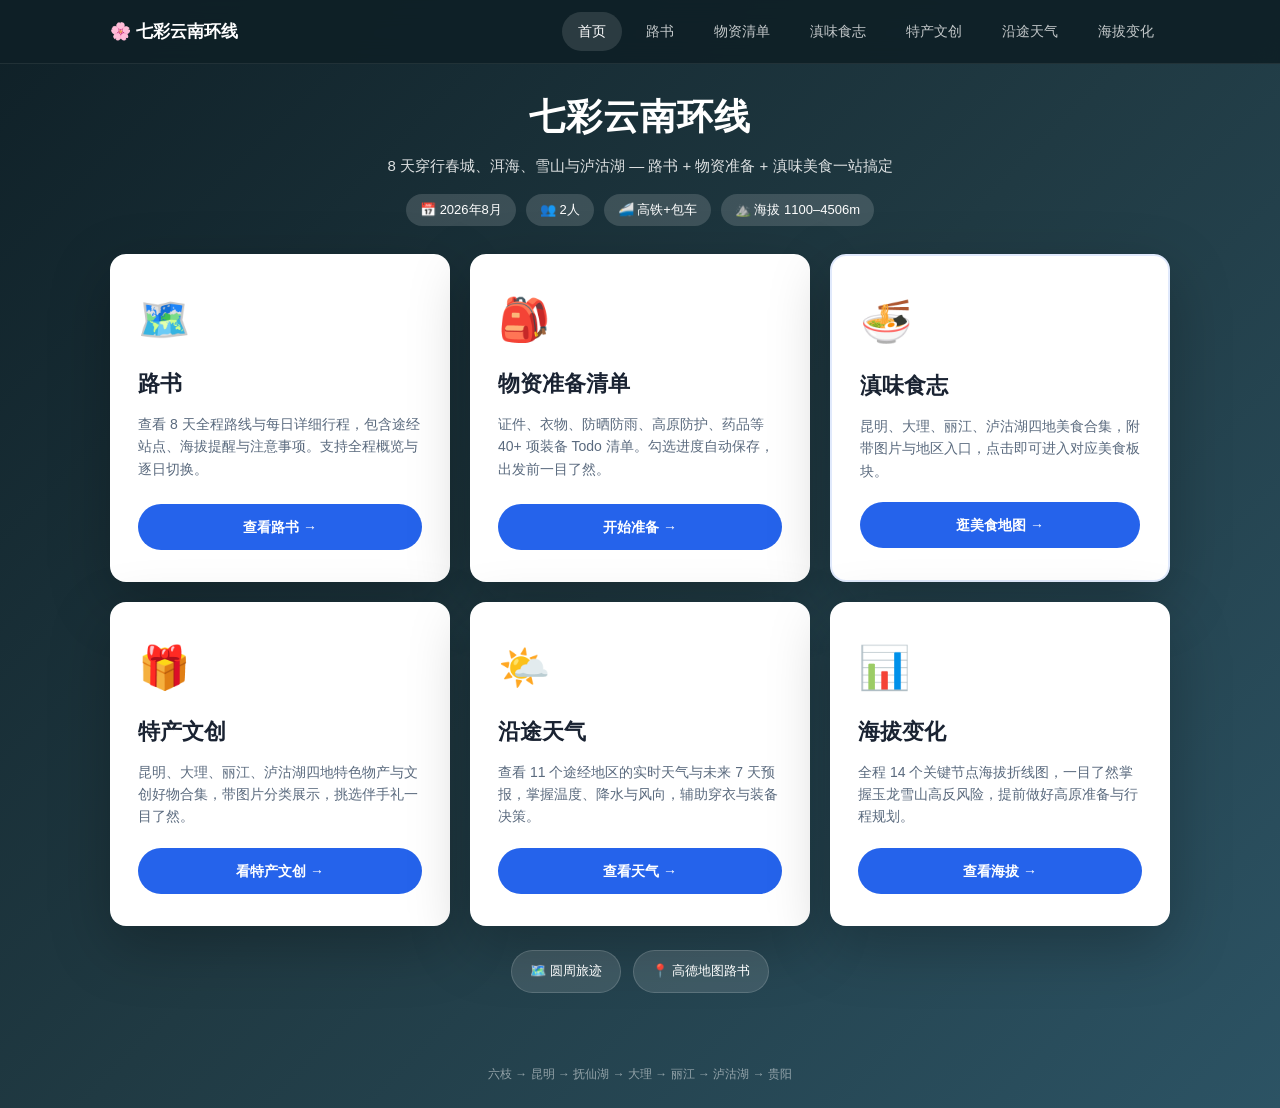
<file: index.html>
<!DOCTYPE html>
<html lang="zh-CN">
<head>
  <meta charset="UTF-8">
  <meta name="viewport" content="width=device-width, initial-scale=1.0">
  <title>七彩云南环线 · 旅行助手</title>
  <meta name="description" content="8天七彩云南环线路书与物资准备清单">
  <link rel="stylesheet" href="css/style.css">
</head>
<body>
  <nav class="site-nav">
    <div class="nav-inner">
      <a href="index.html" class="nav-brand">🌸 七彩云南环线</a>
      <div class="nav-links">
        <a href="index.html" class="nav-link active">首页</a>
        <a href="routebook.html" class="nav-link">路书</a>
        <a href="checklist.html" class="nav-link">物资清单</a>
        <a href="food.html" class="nav-link">滇味食志</a>
        <a href="specialty.html" class="nav-link">特产文创</a>
        <a href="weather.html" class="nav-link">沿途天气</a>
        <a href="elevation.html" class="nav-link">海拔变化</a>
      </div>
    </div>
  </nav>

  <main class="page-wrap">
    <header class="page-header">
      <h1>七彩云南环线</h1>
      <p>8 天穿行春城、洱海、雪山与泸沽湖 — 路书 + 物资准备 + 滇味美食一站搞定</p>
      <div class="meta-tags">
        <span class="meta-tag">📅 2026年8月</span>
        <span class="meta-tag">👥 2人</span>
        <span class="meta-tag">🚄 高铁+包车</span>
        <span class="meta-tag">⛰️ 海拔 1100–4506m</span>
      </div>
    </header>

    <div class="hero-grid">
      <a href="routebook.html" class="module-card">
        <div class="module-icon">🗺️</div>
        <h2>路书</h2>
        <p>查看 8 天全程路线与每日详细行程，包含途经站点、海拔提醒与注意事项。支持全程概览与逐日切换。</p>
        <span class="module-btn">查看路书 →</span>
      </a>

      <a href="checklist.html" class="module-card">
        <div class="module-icon">🎒</div>
        <h2>物资准备清单</h2>
        <p>证件、衣物、防晒防雨、高原防护、药品等 40+ 项装备 Todo 清单。勾选进度自动保存，出发前一目了然。</p>
        <span class="module-btn">开始准备 →</span>
      </a>

      <a href="food.html" class="module-card module-card-featured">
        <div class="module-icon">🍜</div>
        <h2>滇味食志</h2>
        <p>昆明、大理、丽江、泸沽湖四地美食合集，附带图片与地区入口，点击即可进入对应美食板块。</p>
        <span class="module-btn">逛美食地图 →</span>
      </a>

      <a href="specialty.html" class="module-card">
        <div class="module-icon">🎁</div>
        <h2>特产文创</h2>
        <p>昆明、大理、丽江、泸沽湖四地特色物产与文创好物合集，带图片分类展示，挑选伴手礼一目了然。</p>
        <span class="module-btn">看特产文创 →</span>
      </a>

      <a href="weather.html" class="module-card">
        <div class="module-icon">🌤️</div>
        <h2>沿途天气</h2>
        <p>查看 11 个途经地区的实时天气与未来 7 天预报，掌握温度、降水与风向，辅助穿衣与装备决策。</p>
        <span class="module-btn">查看天气 →</span>
      </a>

      <a href="elevation.html" class="module-card">
        <div class="module-icon">📊</div>
        <h2>海拔变化</h2>
        <p>全程 14 个关键节点海拔折线图，一目了然掌握玉龙雪山高反风险，提前做好高原准备与行程规划。</p>
        <span class="module-btn">查看海拔 →</span>
      </a>
    </div>

    <div class="external-links" id="externalLinks"></div>
  </main>

  <footer class="site-footer">
    <p>六枝 → 昆明 → 抚仙湖 → 大理 → 丽江 → 泸沽湖 → 贵阳</p>
  </footer>

  <script>
    fetch("data/itinerary.json")
      .then(r => r.json())
      .then(data => {
        const container = document.getElementById("externalLinks");
        data.links.forEach(link => {
          const a = document.createElement("a");
          a.className = "external-link";
          a.href = link.url;
          a.target = "_blank";
          a.rel = "noopener noreferrer";
          a.textContent = `${link.icon} ${link.name}`;
          container.appendChild(a);
        });
      });
  </script>
</body>
</html>
</file>
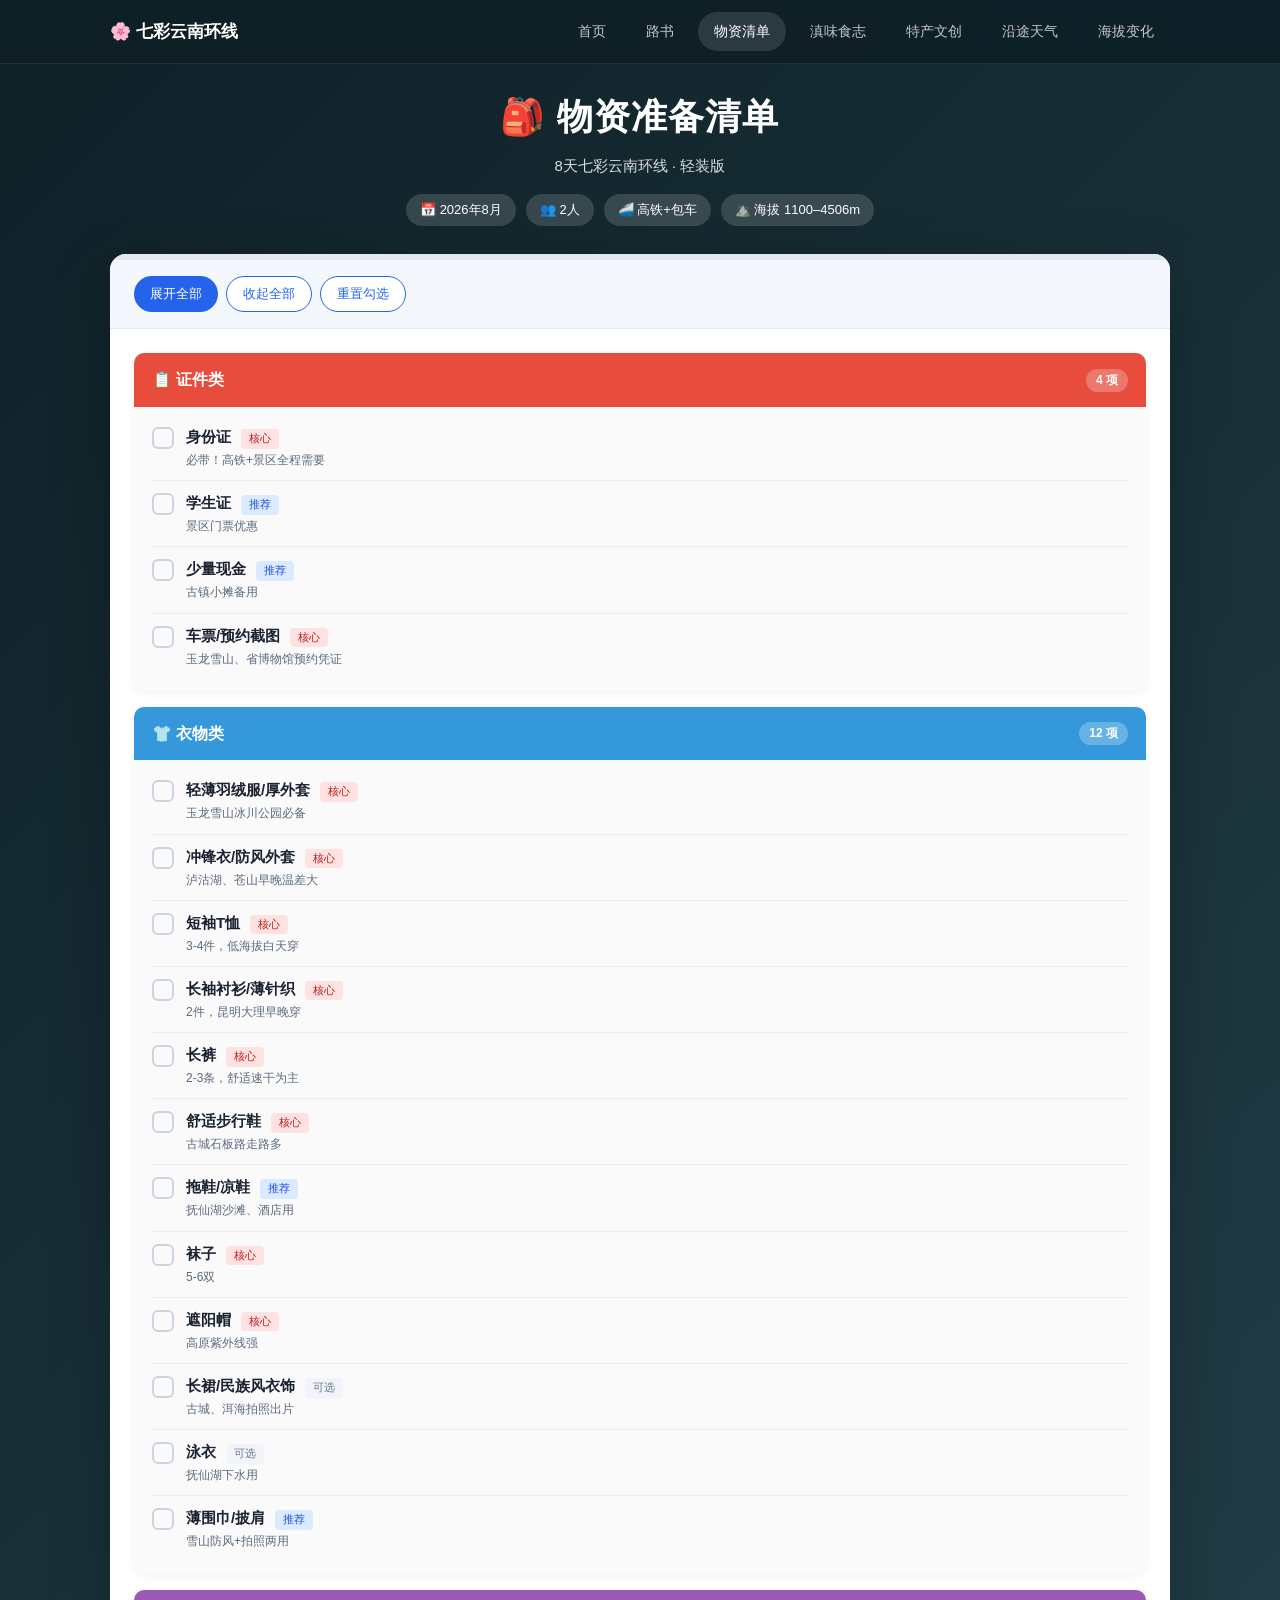
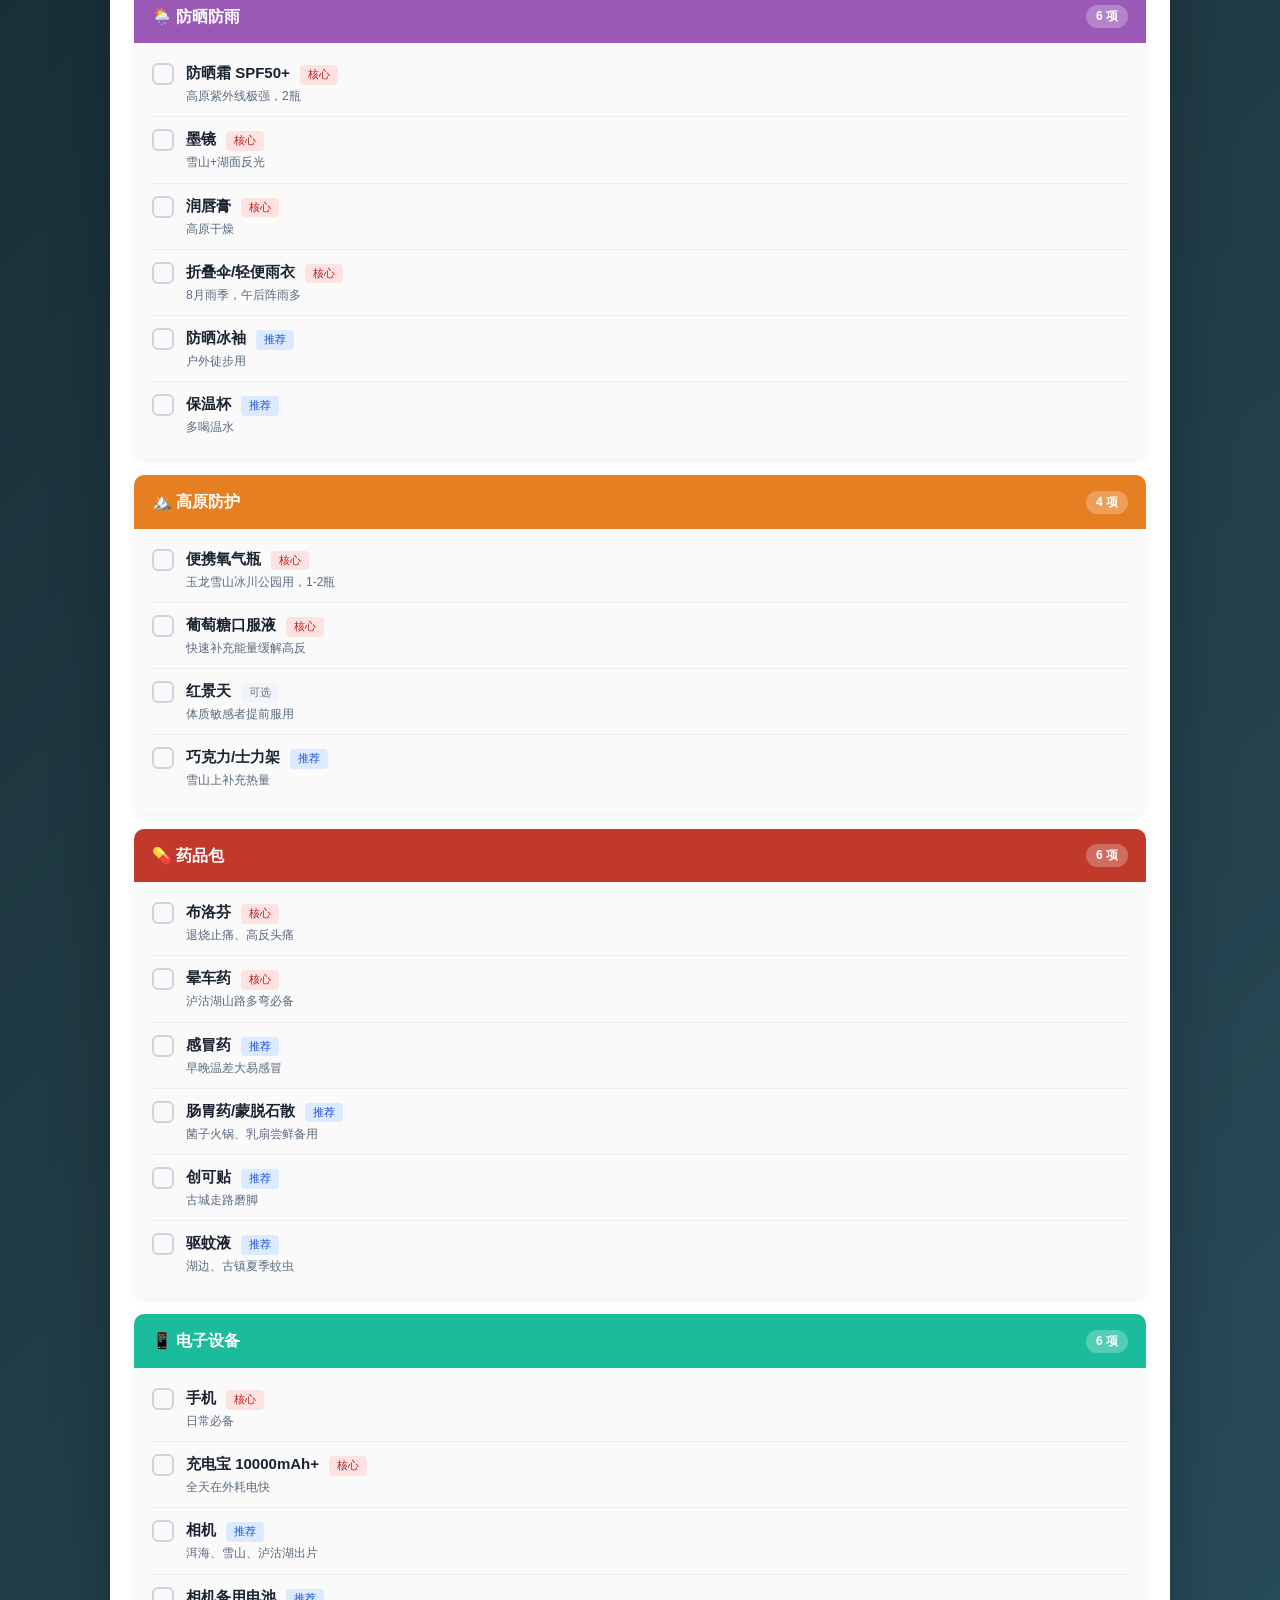
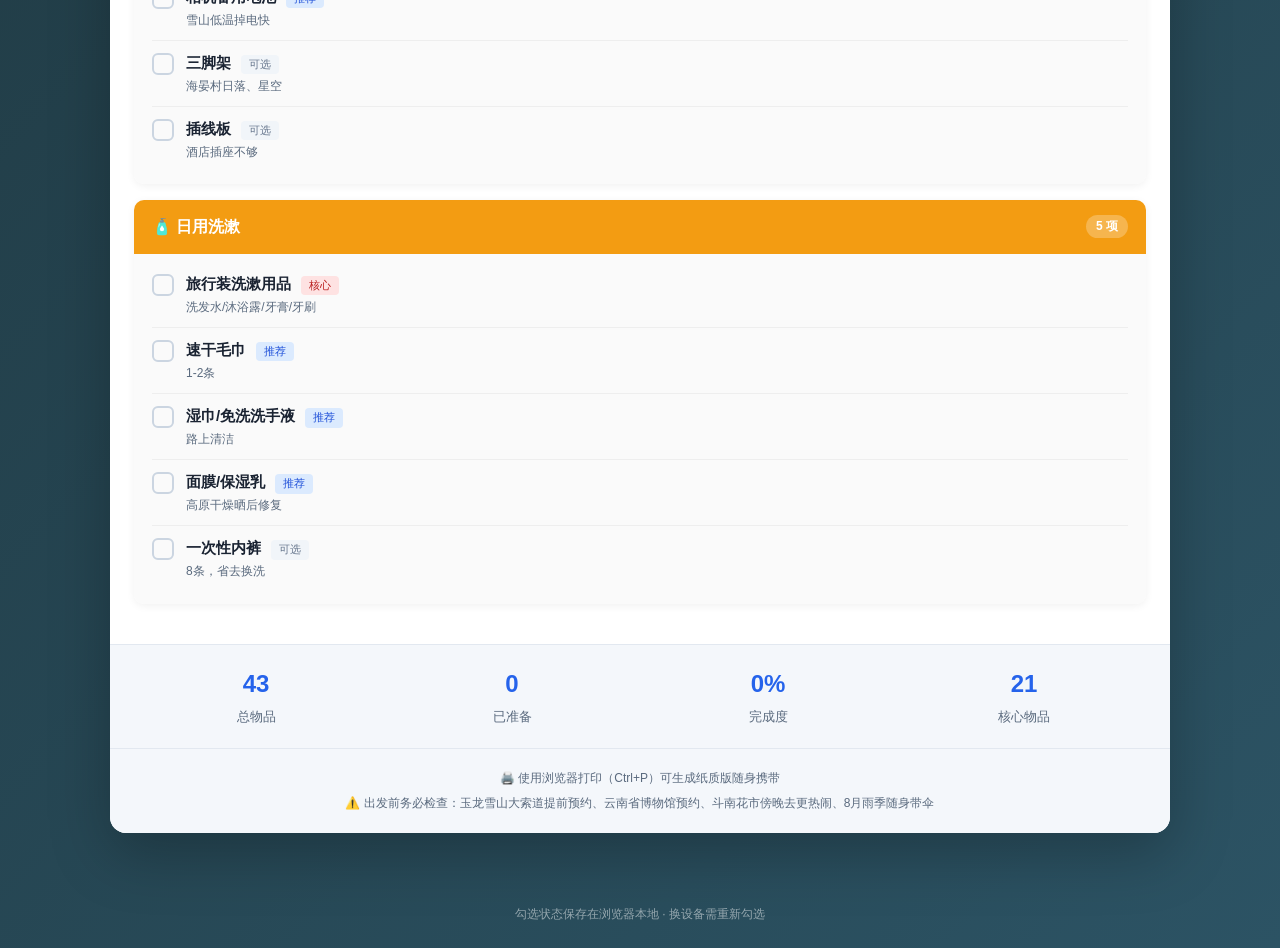
<file: checklist.html>
<!DOCTYPE html>
<html lang="zh-CN">
<head>
  <meta charset="UTF-8">
  <meta name="viewport" content="width=device-width, initial-scale=1.0">
  <title>物资清单 · 七彩云南环线</title>
  <link rel="stylesheet" href="css/style.css">
</head>
<body id="top">
  <nav class="site-nav">
    <div class="nav-inner">
      <a href="index.html" class="nav-brand">🌸 七彩云南环线</a>
      <div class="nav-links">
        <a href="index.html" class="nav-link">首页</a>
        <a href="routebook.html" class="nav-link">路书</a>
        <a href="checklist.html" class="nav-link active">物资清单</a>
        <a href="food.html" class="nav-link">滇味食志</a>
        <a href="specialty.html" class="nav-link">特产文创</a>
        <a href="weather.html" class="nav-link">沿途天气</a>
        <a href="elevation.html" class="nav-link">海拔变化</a>
      </div>
    </div>
  </nav>

  <main class="page-wrap">
    <header class="page-header">
      <h1>🎒 物资准备清单</h1>
      <p id="checklistSubtitle">出发前逐项勾选，进度自动保存</p>
      <div class="meta-tags" id="metaTags"></div>
    </header>

    <div class="card">
      <div class="progress-bar-wrap">
        <div class="progress-bar-fill" id="progressFill"></div>
      </div>

      <div class="toolbar">
        <button class="btn btn-primary" id="expandAll">展开全部</button>
        <button class="btn btn-outline" id="collapseAll">收起全部</button>
        <button class="btn btn-outline" id="resetAll">重置勾选</button>
      </div>

      <div class="card-body" id="checklistContainer"></div>

      <div class="stats-bar">
        <div class="stat">
          <div class="stat-num" id="totalItems">0</div>
          <div class="stat-label">总物品</div>
        </div>
        <div class="stat">
          <div class="stat-num" id="checkedItems">0</div>
          <div class="stat-label">已准备</div>
        </div>
        <div class="stat">
          <div class="stat-num" id="progressPercent">0%</div>
          <div class="stat-label">完成度</div>
        </div>
        <div class="stat">
          <div class="stat-num" id="coreItems">0</div>
          <div class="stat-label">核心物品</div>
        </div>
      </div>

      <div class="footer-note" id="footerNote"></div>
    </div>
  </main>

  <footer class="site-footer">
    <p>勾选状态保存在浏览器本地 · 换设备需重新勾选</p>
  </footer>

  <div class="float-actions" id="floatActions" aria-label="快捷导航">
    <a href="#top" class="float-btn" title="返回顶部" aria-label="返回顶部">↑</a>
    <a href="index.html" class="float-btn float-btn-home" title="返回首页" aria-label="返回首页">🏠</a>
  </div>

  <script src="js/floatnav.js"></script>
  <script src="js/checklist.js"></script>
</body>
</html>
</file>
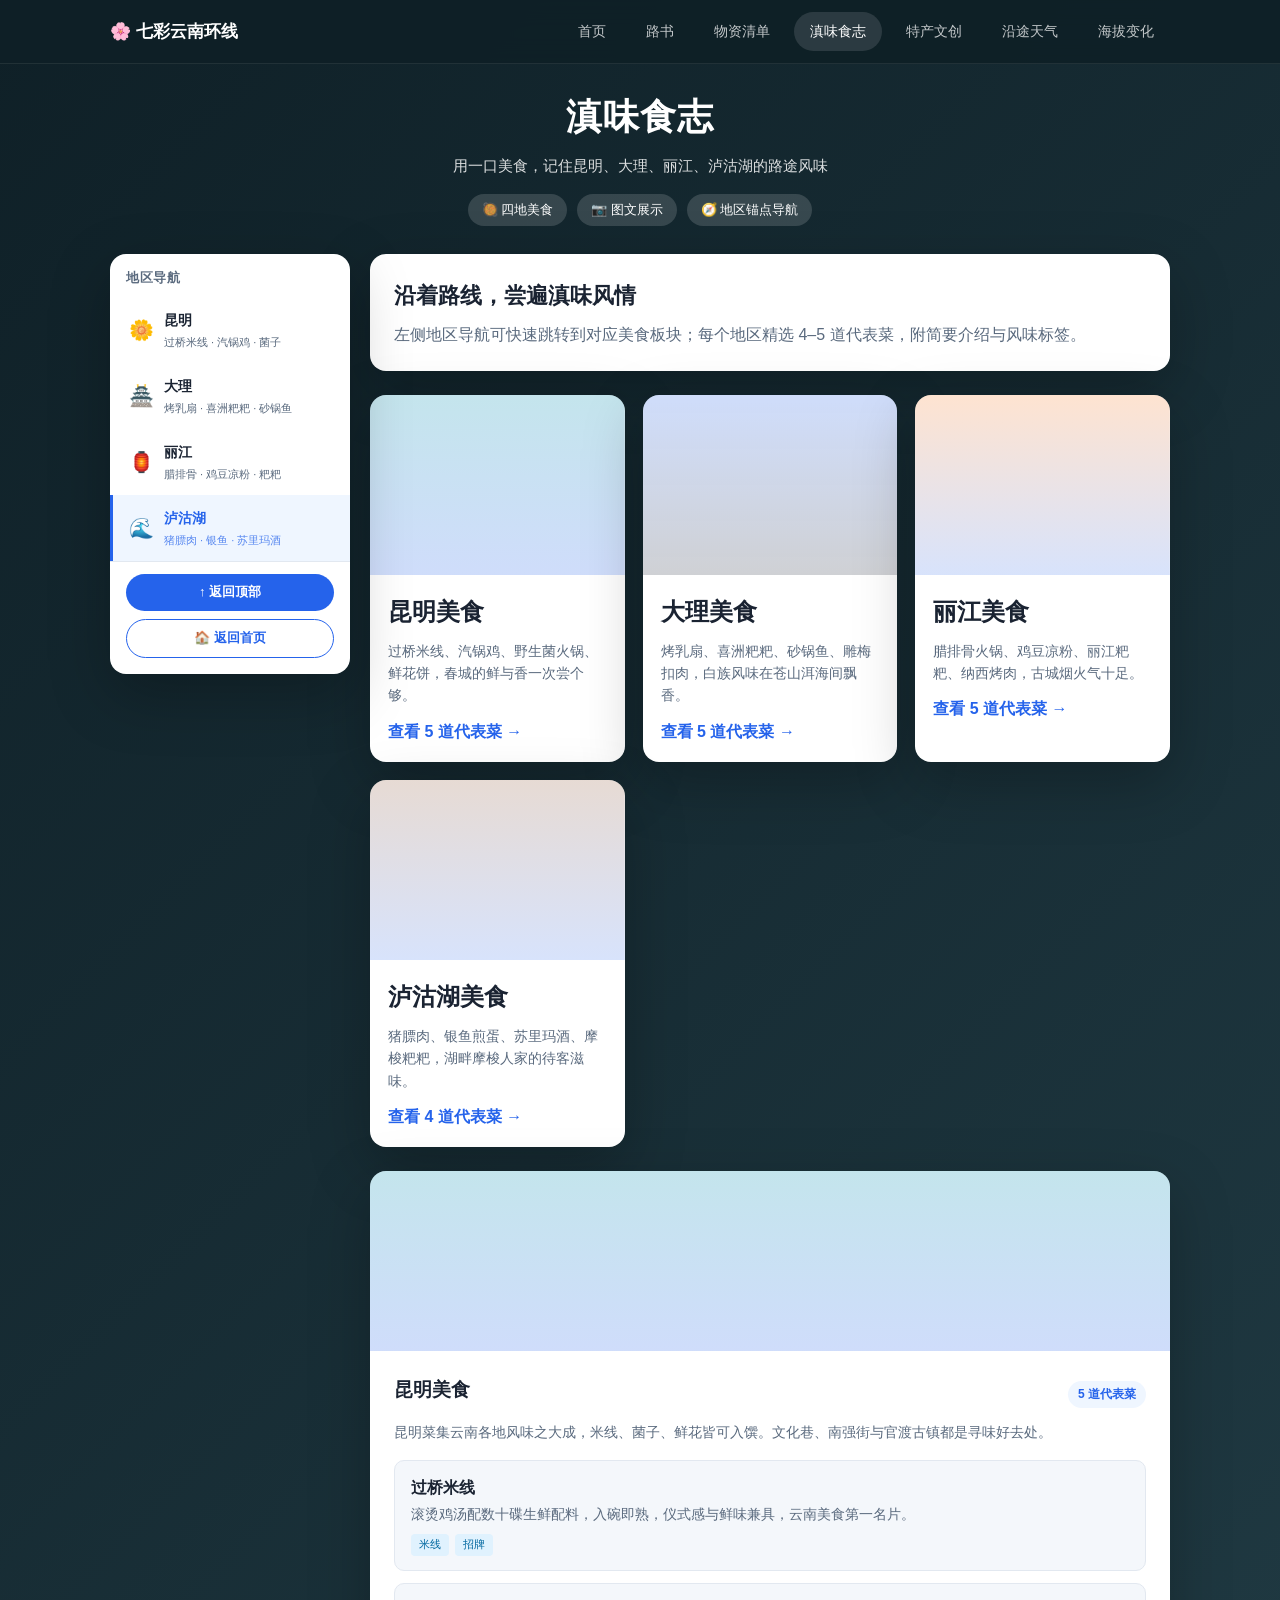
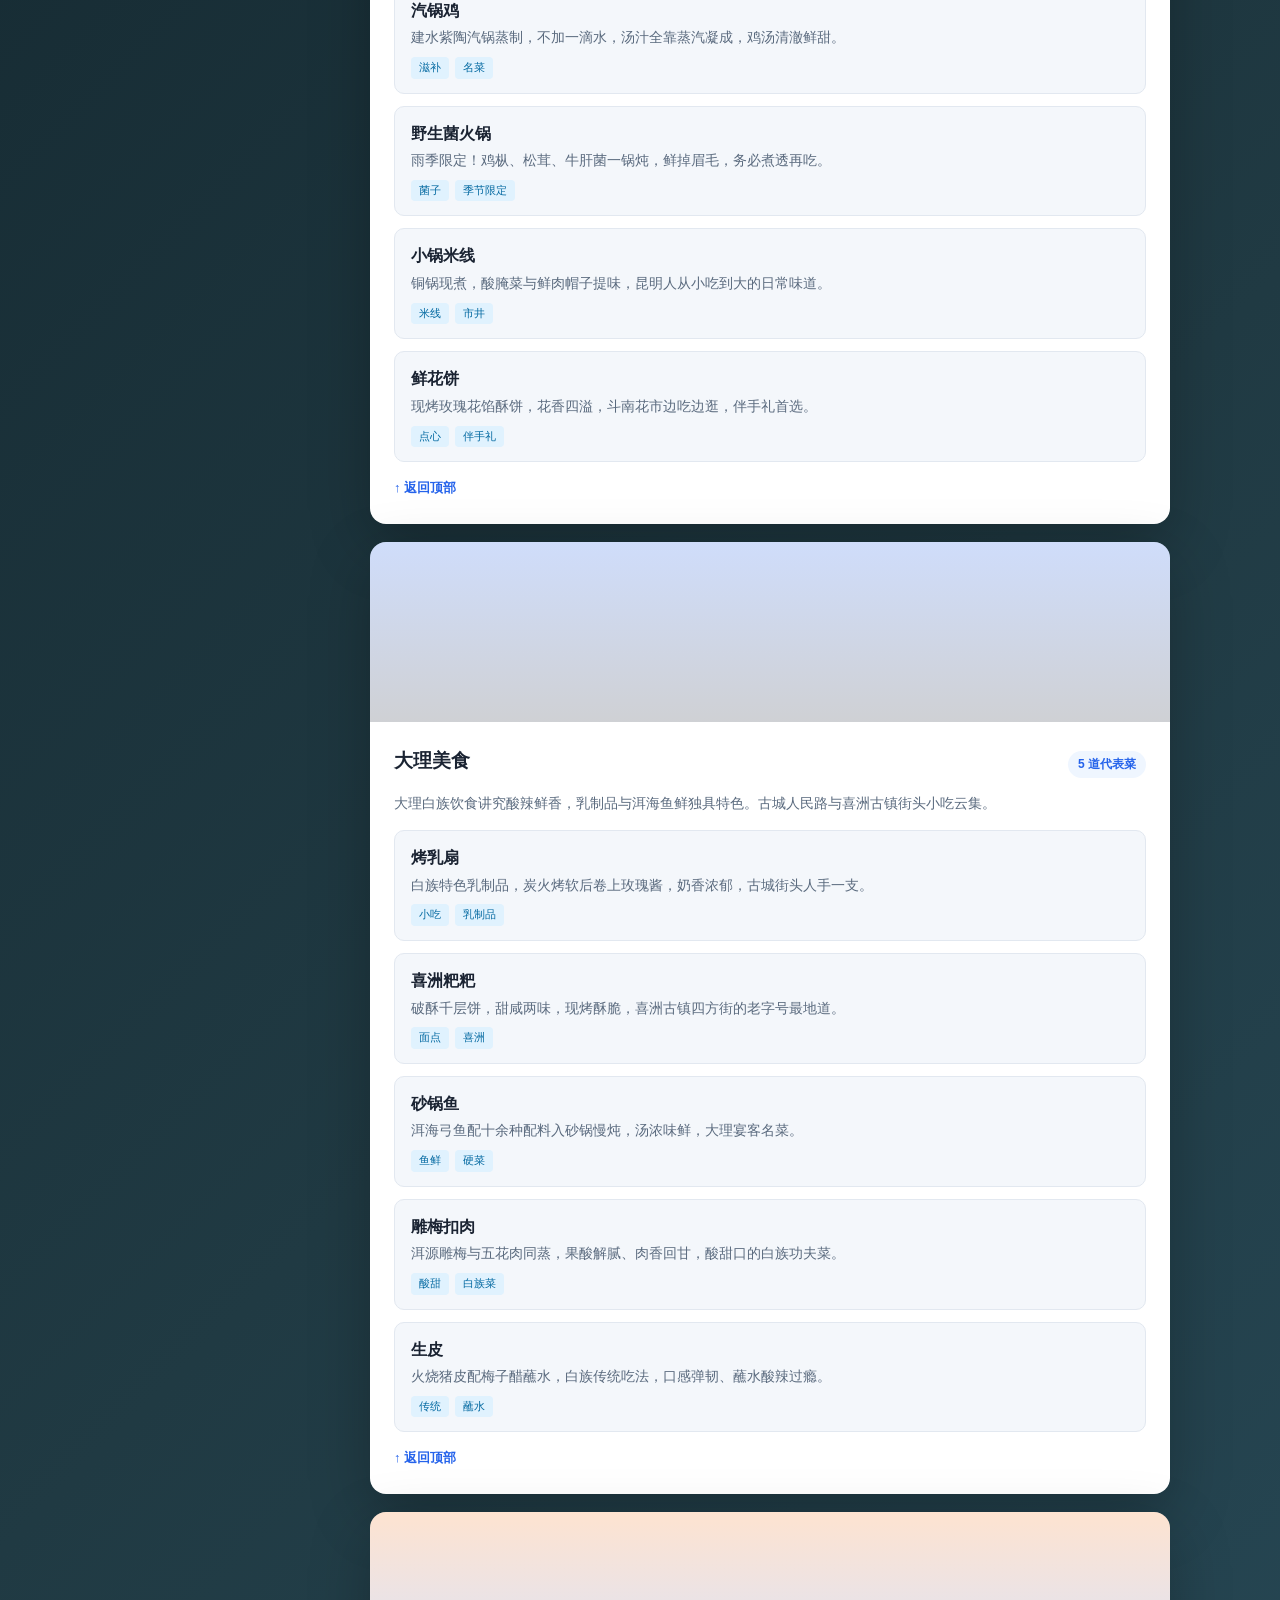
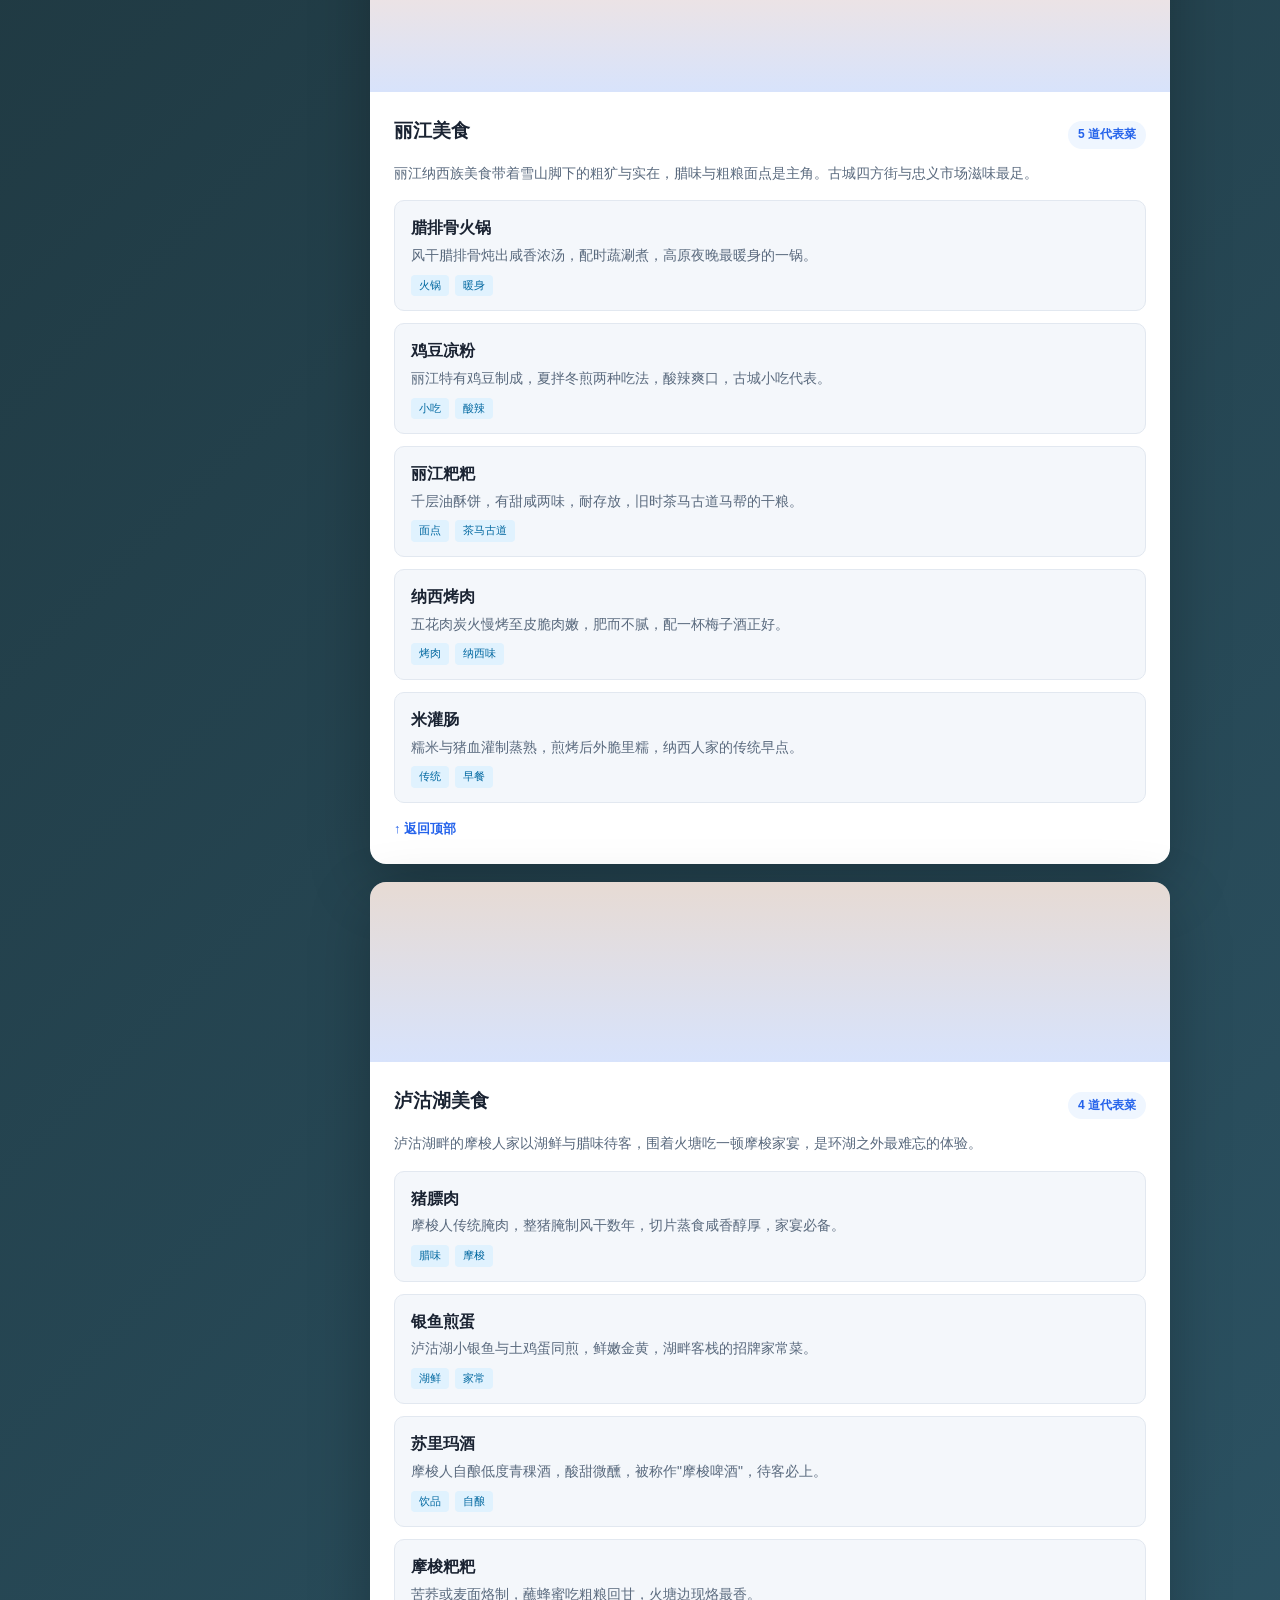
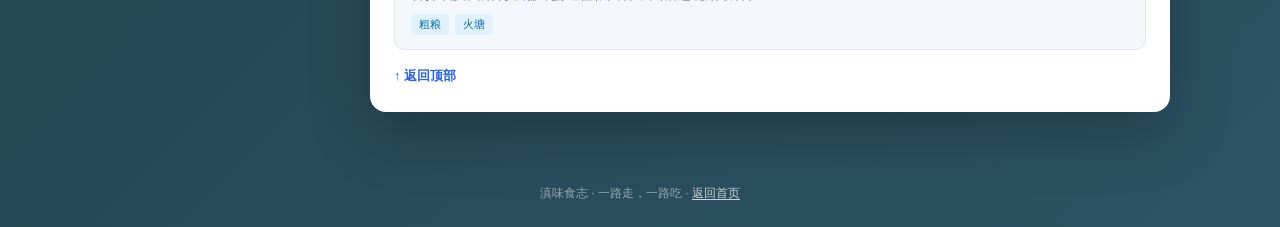
<file: food.html>
<!DOCTYPE html>
<html lang="zh-CN">
<head>
  <meta charset="UTF-8">
  <meta name="viewport" content="width=device-width, initial-scale=1.0">
  <title>滇味食志 · 七彩云南环线</title>
  <meta name="description" content="昆明美食、大理美食、丽江美食、泸沽湖美食带图片的滇味食志模块">
  <link rel="stylesheet" href="css/style.css">
</head>
<body id="top">
  <nav class="site-nav">
    <div class="nav-inner">
      <a href="index.html" class="nav-brand">🌸 七彩云南环线</a>
      <div class="nav-links">
        <a href="index.html" class="nav-link">首页</a>
        <a href="routebook.html" class="nav-link">路书</a>
        <a href="checklist.html" class="nav-link">物资清单</a>
        <a href="food.html" class="nav-link active">滇味食志</a>
        <a href="specialty.html" class="nav-link">特产文创</a>
        <a href="weather.html" class="nav-link">沿途天气</a>
        <a href="elevation.html" class="nav-link">海拔变化</a>
      </div>
    </div>
  </nav>

  <main class="page-wrap food-page">
    <header class="page-header">
      <h1>滇味食志</h1>
      <p>用一口美食，记住昆明、大理、丽江、泸沽湖的路途风味</p>
      <div class="meta-tags">
        <span class="meta-tag">🥘 四地美食</span>
        <span class="meta-tag">📷 图文展示</span>
        <span class="meta-tag">🧭 地区锚点导航</span>
      </div>
    </header>

    <div class="food-layout">
      <aside class="card food-sidebar" aria-label="地区美食导航">
        <div class="food-sidebar-title">地区导航</div>
        <nav class="food-province-nav" id="provinceNav">
          <a href="#kunming" class="food-nav-item" data-province="kunming">
            <span class="food-nav-icon">🌼</span>
            <span class="food-nav-text">
              <strong>昆明</strong>
              <small>过桥米线 · 汽锅鸡 · 菌子</small>
            </span>
          </a>
          <a href="#dali" class="food-nav-item" data-province="dali">
            <span class="food-nav-icon">🏯</span>
            <span class="food-nav-text">
              <strong>大理</strong>
              <small>烤乳扇 · 喜洲粑粑 · 砂锅鱼</small>
            </span>
          </a>
          <a href="#lijiang" class="food-nav-item" data-province="lijiang">
            <span class="food-nav-icon">🏮</span>
            <span class="food-nav-text">
              <strong>丽江</strong>
              <small>腊排骨 · 鸡豆凉粉 · 粑粑</small>
            </span>
          </a>
          <a href="#lugu" class="food-nav-item" data-province="lugu">
            <span class="food-nav-icon">🌊</span>
            <span class="food-nav-text">
              <strong>泸沽湖</strong>
              <small>猪膘肉 · 银鱼 · 苏里玛酒</small>
            </span>
          </a>
        </nav>
        <div class="food-sidebar-actions">
          <a href="#top" class="food-sidebar-btn">↑ 返回顶部</a>
          <a href="index.html" class="food-sidebar-btn food-sidebar-btn-outline">🏠 返回首页</a>
        </div>
      </aside>

      <div class="food-main">
        <section class="food-hero card">
          <div class="card-body food-hero-body">
            <div>
              <h2>沿着路线，尝遍滇味风情</h2>
              <p>左侧地区导航可快速跳转到对应美食板块；每个地区精选 4–5 道代表菜，附简要介绍与风味标签。</p>
            </div>
          </div>
        </section>

        <section class="food-grid" aria-label="地区美食速览">
          <a class="food-card" href="#kunming">
            <div class="food-image food-image-kunming"></div>
            <div class="food-card-body">
              <h2>昆明美食</h2>
              <p>过桥米线、汽锅鸡、野生菌火锅、鲜花饼，春城的鲜与香一次尝个够。</p>
              <span class="food-link">查看 5 道代表菜 →</span>
            </div>
          </a>

          <a class="food-card" href="#dali">
            <div class="food-image food-image-dali"></div>
            <div class="food-card-body">
              <h2>大理美食</h2>
              <p>烤乳扇、喜洲粑粑、砂锅鱼、雕梅扣肉，白族风味在苍山洱海间飘香。</p>
              <span class="food-link">查看 5 道代表菜 →</span>
            </div>
          </a>

          <a class="food-card" href="#lijiang">
            <div class="food-image food-image-lijiang"></div>
            <div class="food-card-body">
              <h2>丽江美食</h2>
              <p>腊排骨火锅、鸡豆凉粉、丽江粑粑、纳西烤肉，古城烟火气十足。</p>
              <span class="food-link">查看 5 道代表菜 →</span>
            </div>
          </a>

          <a class="food-card" href="#lugu">
            <div class="food-image food-image-lugu"></div>
            <div class="food-card-body">
              <h2>泸沽湖美食</h2>
              <p>猪膘肉、银鱼煎蛋、苏里玛酒、摩梭粑粑，湖畔摩梭人家的待客滋味。</p>
              <span class="food-link">查看 4 道代表菜 →</span>
            </div>
          </a>
        </section>

        <section class="food-detail-list">
          <article class="food-detail card" id="kunming" data-province="kunming">
            <div class="food-detail-media food-image-kunming"></div>
            <div class="card-body">
              <div class="food-detail-header">
                <h3>昆明美食</h3>
                <span class="food-dish-count">5 道代表菜</span>
              </div>
              <p class="food-detail-intro">昆明菜集云南各地风味之大成，米线、菌子、鲜花皆可入馔。文化巷、南强街与官渡古镇都是寻味好去处。</p>
              <ul class="food-dish-list">
                <li class="food-dish">
                  <div class="food-dish-name">过桥米线</div>
                  <p class="food-dish-desc">滚烫鸡汤配数十碟生鲜配料，入碗即熟，仪式感与鲜味兼具，云南美食第一名片。</p>
                  <div class="food-dish-tags">
                    <span class="food-tag">米线</span>
                    <span class="food-tag">招牌</span>
                  </div>
                </li>
                <li class="food-dish">
                  <div class="food-dish-name">汽锅鸡</div>
                  <p class="food-dish-desc">建水紫陶汽锅蒸制，不加一滴水，汤汁全靠蒸汽凝成，鸡汤清澈鲜甜。</p>
                  <div class="food-dish-tags">
                    <span class="food-tag">滋补</span>
                    <span class="food-tag">名菜</span>
                  </div>
                </li>
                <li class="food-dish">
                  <div class="food-dish-name">野生菌火锅</div>
                  <p class="food-dish-desc">雨季限定！鸡枞、松茸、牛肝菌一锅炖，鲜掉眉毛，务必煮透再吃。</p>
                  <div class="food-dish-tags">
                    <span class="food-tag">菌子</span>
                    <span class="food-tag">季节限定</span>
                  </div>
                </li>
                <li class="food-dish">
                  <div class="food-dish-name">小锅米线</div>
                  <p class="food-dish-desc">铜锅现煮，酸腌菜与鲜肉帽子提味，昆明人从小吃到大的日常味道。</p>
                  <div class="food-dish-tags">
                    <span class="food-tag">米线</span>
                    <span class="food-tag">市井</span>
                  </div>
                </li>
                <li class="food-dish">
                  <div class="food-dish-name">鲜花饼</div>
                  <p class="food-dish-desc">现烤玫瑰花馅酥饼，花香四溢，斗南花市边吃边逛，伴手礼首选。</p>
                  <div class="food-dish-tags">
                    <span class="food-tag">点心</span>
                    <span class="food-tag">伴手礼</span>
                  </div>
                </li>
              </ul>
              <a href="#top" class="food-section-back">↑ 返回顶部</a>
            </div>
          </article>

          <article class="food-detail card" id="dali" data-province="dali">
            <div class="food-detail-media food-image-dali"></div>
            <div class="card-body">
              <div class="food-detail-header">
                <h3>大理美食</h3>
                <span class="food-dish-count">5 道代表菜</span>
              </div>
              <p class="food-detail-intro">大理白族饮食讲究酸辣鲜香，乳制品与洱海鱼鲜独具特色。古城人民路与喜洲古镇街头小吃云集。</p>
              <ul class="food-dish-list">
                <li class="food-dish">
                  <div class="food-dish-name">烤乳扇</div>
                  <p class="food-dish-desc">白族特色乳制品，炭火烤软后卷上玫瑰酱，奶香浓郁，古城街头人手一支。</p>
                  <div class="food-dish-tags">
                    <span class="food-tag">小吃</span>
                    <span class="food-tag">乳制品</span>
                  </div>
                </li>
                <li class="food-dish">
                  <div class="food-dish-name">喜洲粑粑</div>
                  <p class="food-dish-desc">破酥千层饼，甜咸两味，现烤酥脆，喜洲古镇四方街的老字号最地道。</p>
                  <div class="food-dish-tags">
                    <span class="food-tag">面点</span>
                    <span class="food-tag">喜洲</span>
                  </div>
                </li>
                <li class="food-dish">
                  <div class="food-dish-name">砂锅鱼</div>
                  <p class="food-dish-desc">洱海弓鱼配十余种配料入砂锅慢炖，汤浓味鲜，大理宴客名菜。</p>
                  <div class="food-dish-tags">
                    <span class="food-tag">鱼鲜</span>
                    <span class="food-tag">硬菜</span>
                  </div>
                </li>
                <li class="food-dish">
                  <div class="food-dish-name">雕梅扣肉</div>
                  <p class="food-dish-desc">洱源雕梅与五花肉同蒸，果酸解腻、肉香回甘，酸甜口的白族功夫菜。</p>
                  <div class="food-dish-tags">
                    <span class="food-tag">酸甜</span>
                    <span class="food-tag">白族菜</span>
                  </div>
                </li>
                <li class="food-dish">
                  <div class="food-dish-name">生皮</div>
                  <p class="food-dish-desc">火烧猪皮配梅子醋蘸水，白族传统吃法，口感弹韧、蘸水酸辣过瘾。</p>
                  <div class="food-dish-tags">
                    <span class="food-tag">传统</span>
                    <span class="food-tag">蘸水</span>
                  </div>
                </li>
              </ul>
              <a href="#top" class="food-section-back">↑ 返回顶部</a>
            </div>
          </article>

          <article class="food-detail card" id="lijiang" data-province="lijiang">
            <div class="food-detail-media food-image-lijiang"></div>
            <div class="card-body">
              <div class="food-detail-header">
                <h3>丽江美食</h3>
                <span class="food-dish-count">5 道代表菜</span>
              </div>
              <p class="food-detail-intro">丽江纳西族美食带着雪山脚下的粗犷与实在，腊味与粗粮面点是主角。古城四方街与忠义市场滋味最足。</p>
              <ul class="food-dish-list">
                <li class="food-dish">
                  <div class="food-dish-name">腊排骨火锅</div>
                  <p class="food-dish-desc">风干腊排骨炖出咸香浓汤，配时蔬涮煮，高原夜晚最暖身的一锅。</p>
                  <div class="food-dish-tags">
                    <span class="food-tag">火锅</span>
                    <span class="food-tag">暖身</span>
                  </div>
                </li>
                <li class="food-dish">
                  <div class="food-dish-name">鸡豆凉粉</div>
                  <p class="food-dish-desc">丽江特有鸡豆制成，夏拌冬煎两种吃法，酸辣爽口，古城小吃代表。</p>
                  <div class="food-dish-tags">
                    <span class="food-tag">小吃</span>
                    <span class="food-tag">酸辣</span>
                  </div>
                </li>
                <li class="food-dish">
                  <div class="food-dish-name">丽江粑粑</div>
                  <p class="food-dish-desc">千层油酥饼，有甜咸两味，耐存放，旧时茶马古道马帮的干粮。</p>
                  <div class="food-dish-tags">
                    <span class="food-tag">面点</span>
                    <span class="food-tag">茶马古道</span>
                  </div>
                </li>
                <li class="food-dish">
                  <div class="food-dish-name">纳西烤肉</div>
                  <p class="food-dish-desc">五花肉炭火慢烤至皮脆肉嫩，肥而不腻，配一杯梅子酒正好。</p>
                  <div class="food-dish-tags">
                    <span class="food-tag">烤肉</span>
                    <span class="food-tag">纳西味</span>
                  </div>
                </li>
                <li class="food-dish">
                  <div class="food-dish-name">米灌肠</div>
                  <p class="food-dish-desc">糯米与猪血灌制蒸熟，煎烤后外脆里糯，纳西人家的传统早点。</p>
                  <div class="food-dish-tags">
                    <span class="food-tag">传统</span>
                    <span class="food-tag">早餐</span>
                  </div>
                </li>
              </ul>
              <a href="#top" class="food-section-back">↑ 返回顶部</a>
            </div>
          </article>

          <article class="food-detail card" id="lugu" data-province="lugu">
            <div class="food-detail-media food-image-lugu"></div>
            <div class="card-body">
              <div class="food-detail-header">
                <h3>泸沽湖美食</h3>
                <span class="food-dish-count">4 道代表菜</span>
              </div>
              <p class="food-detail-intro">泸沽湖畔的摩梭人家以湖鲜与腊味待客，围着火塘吃一顿摩梭家宴，是环湖之外最难忘的体验。</p>
              <ul class="food-dish-list">
                <li class="food-dish">
                  <div class="food-dish-name">猪膘肉</div>
                  <p class="food-dish-desc">摩梭人传统腌肉，整猪腌制风干数年，切片蒸食咸香醇厚，家宴必备。</p>
                  <div class="food-dish-tags">
                    <span class="food-tag">腊味</span>
                    <span class="food-tag">摩梭</span>
                  </div>
                </li>
                <li class="food-dish">
                  <div class="food-dish-name">银鱼煎蛋</div>
                  <p class="food-dish-desc">泸沽湖小银鱼与土鸡蛋同煎，鲜嫩金黄，湖畔客栈的招牌家常菜。</p>
                  <div class="food-dish-tags">
                    <span class="food-tag">湖鲜</span>
                    <span class="food-tag">家常</span>
                  </div>
                </li>
                <li class="food-dish">
                  <div class="food-dish-name">苏里玛酒</div>
                  <p class="food-dish-desc">摩梭人自酿低度青稞酒，酸甜微醺，被称作"摩梭啤酒"，待客必上。</p>
                  <div class="food-dish-tags">
                    <span class="food-tag">饮品</span>
                    <span class="food-tag">自酿</span>
                  </div>
                </li>
                <li class="food-dish">
                  <div class="food-dish-name">摩梭粑粑</div>
                  <p class="food-dish-desc">苦荞或麦面烙制，蘸蜂蜜吃粗粮回甘，火塘边现烙最香。</p>
                  <div class="food-dish-tags">
                    <span class="food-tag">粗粮</span>
                    <span class="food-tag">火塘</span>
                  </div>
                </li>
              </ul>
              <a href="#top" class="food-section-back">↑ 返回顶部</a>
            </div>
          </article>
        </section>
      </div>
    </div>
  </main>

  <div class="food-float-actions" id="floatActions" aria-label="快捷导航">
    <a href="#top" class="food-float-btn" title="返回顶部" aria-label="返回顶部">↑</a>
    <a href="index.html" class="food-float-btn food-float-btn-home" title="返回首页" aria-label="返回首页">🏠</a>
  </div>

  <footer class="site-footer">
    <p>滇味食志 · 一路走，一路吃 · <a href="index.html" class="footer-home-link">返回首页</a></p>
  </footer>

  <script src="js/food.js"></script>
</body>
</html>
</file>
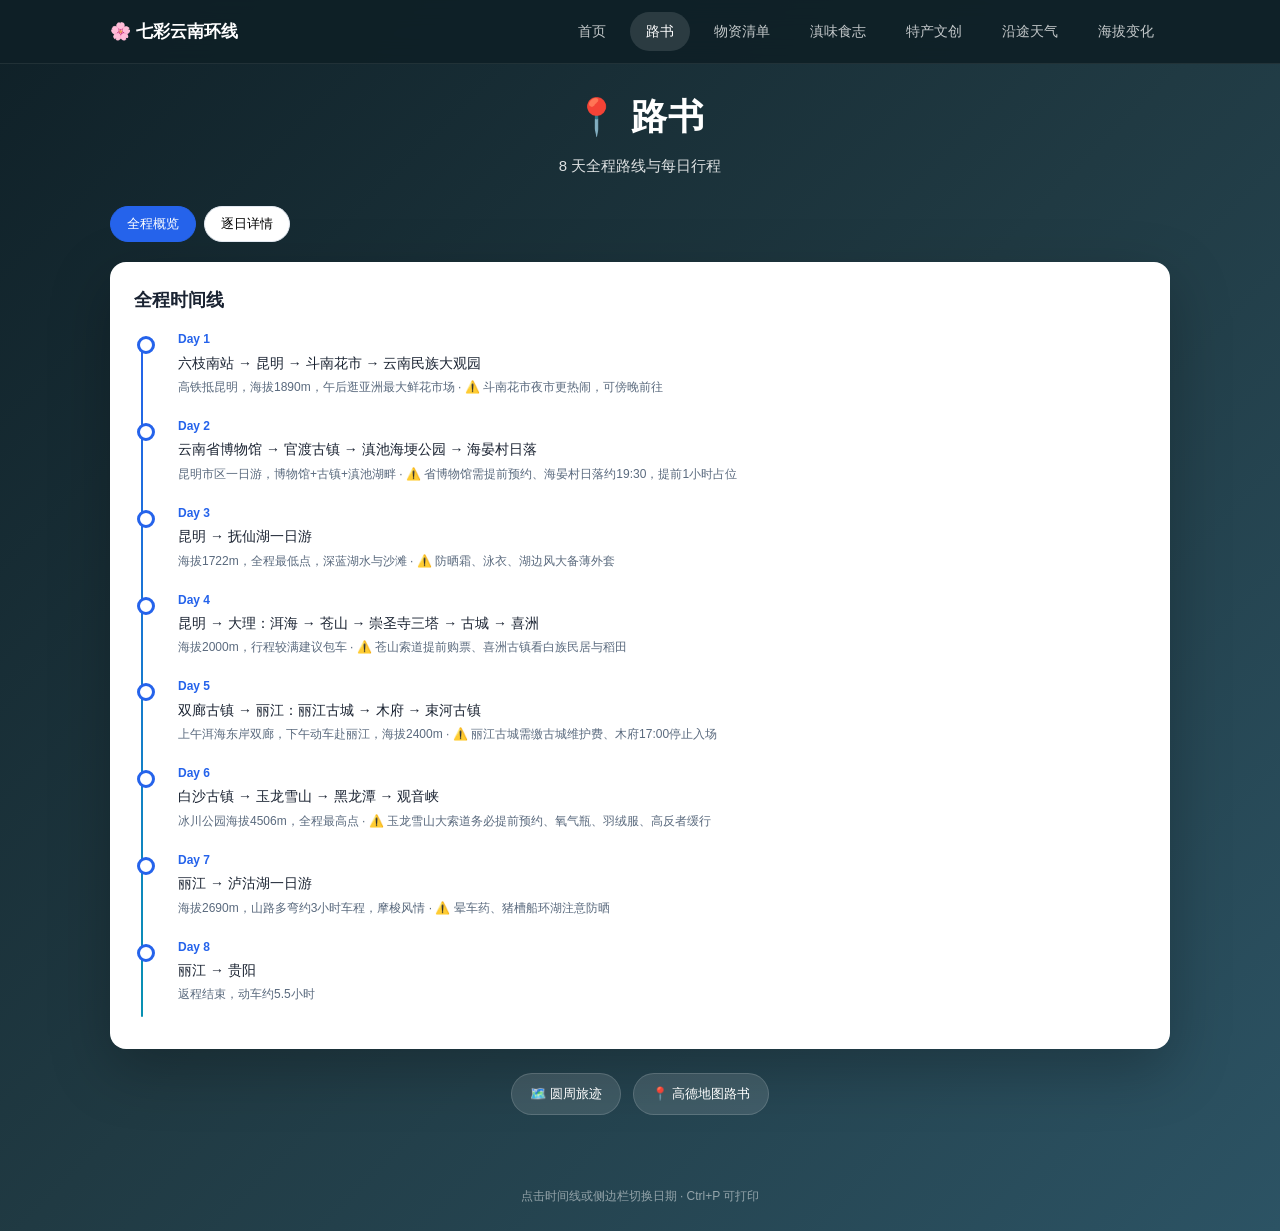
<file: routebook.html>
<!DOCTYPE html>
<html lang="zh-CN">
<head>
  <meta charset="UTF-8">
  <meta name="viewport" content="width=device-width, initial-scale=1.0">
  <title>路书 · 七彩云南环线</title>
  <link rel="stylesheet" href="css/style.css">
</head>
<body id="top">
  <nav class="site-nav">
    <div class="nav-inner">
      <a href="index.html" class="nav-brand">🌸 七彩云南环线</a>
      <div class="nav-links">
        <a href="index.html" class="nav-link">首页</a>
        <a href="routebook.html" class="nav-link active">路书</a>
        <a href="checklist.html" class="nav-link">物资清单</a>
        <a href="food.html" class="nav-link">滇味食志</a>
        <a href="specialty.html" class="nav-link">特产文创</a>
        <a href="weather.html" class="nav-link">沿途天气</a>
        <a href="elevation.html" class="nav-link">海拔变化</a>
      </div>
    </div>
  </nav>

  <main class="page-wrap">
    <header class="page-header">
      <h1>📍 路书</h1>
      <p id="routeSubtitle">8 天全程路线与每日行程</p>
    </header>

    <div class="view-toggle">
      <button class="view-btn active" data-view="overview">全程概览</button>
      <button class="view-btn" data-view="daily">逐日详情</button>
    </div>

    <div id="overviewView" class="card card-body overview-section">
      <h2>全程时间线</h2>
      <div class="timeline" id="timeline"></div>
    </div>

    <div id="dailyView" class="route-layout" style="display:none;">
      <aside class="card day-sidebar">
        <div class="day-sidebar-title">选择日期</div>
        <div id="dayNav"></div>
      </aside>
      <div class="card" id="dayDetails"></div>
    </div>

    <div class="external-links" id="externalLinks" style="margin-top:24px;"></div>
  </main>

  <footer class="site-footer">
    <p>点击时间线或侧边栏切换日期 · Ctrl+P 可打印</p>
  </footer>

  <div class="float-actions" id="floatActions" aria-label="快捷导航">
    <a href="#top" class="float-btn" title="返回顶部" aria-label="返回顶部">↑</a>
    <a href="index.html" class="float-btn float-btn-home" title="返回首页" aria-label="返回首页">🏠</a>
  </div>

  <script src="js/floatnav.js"></script>
  <script src="js/routebook.js"></script>
</body>
</html>
</file>
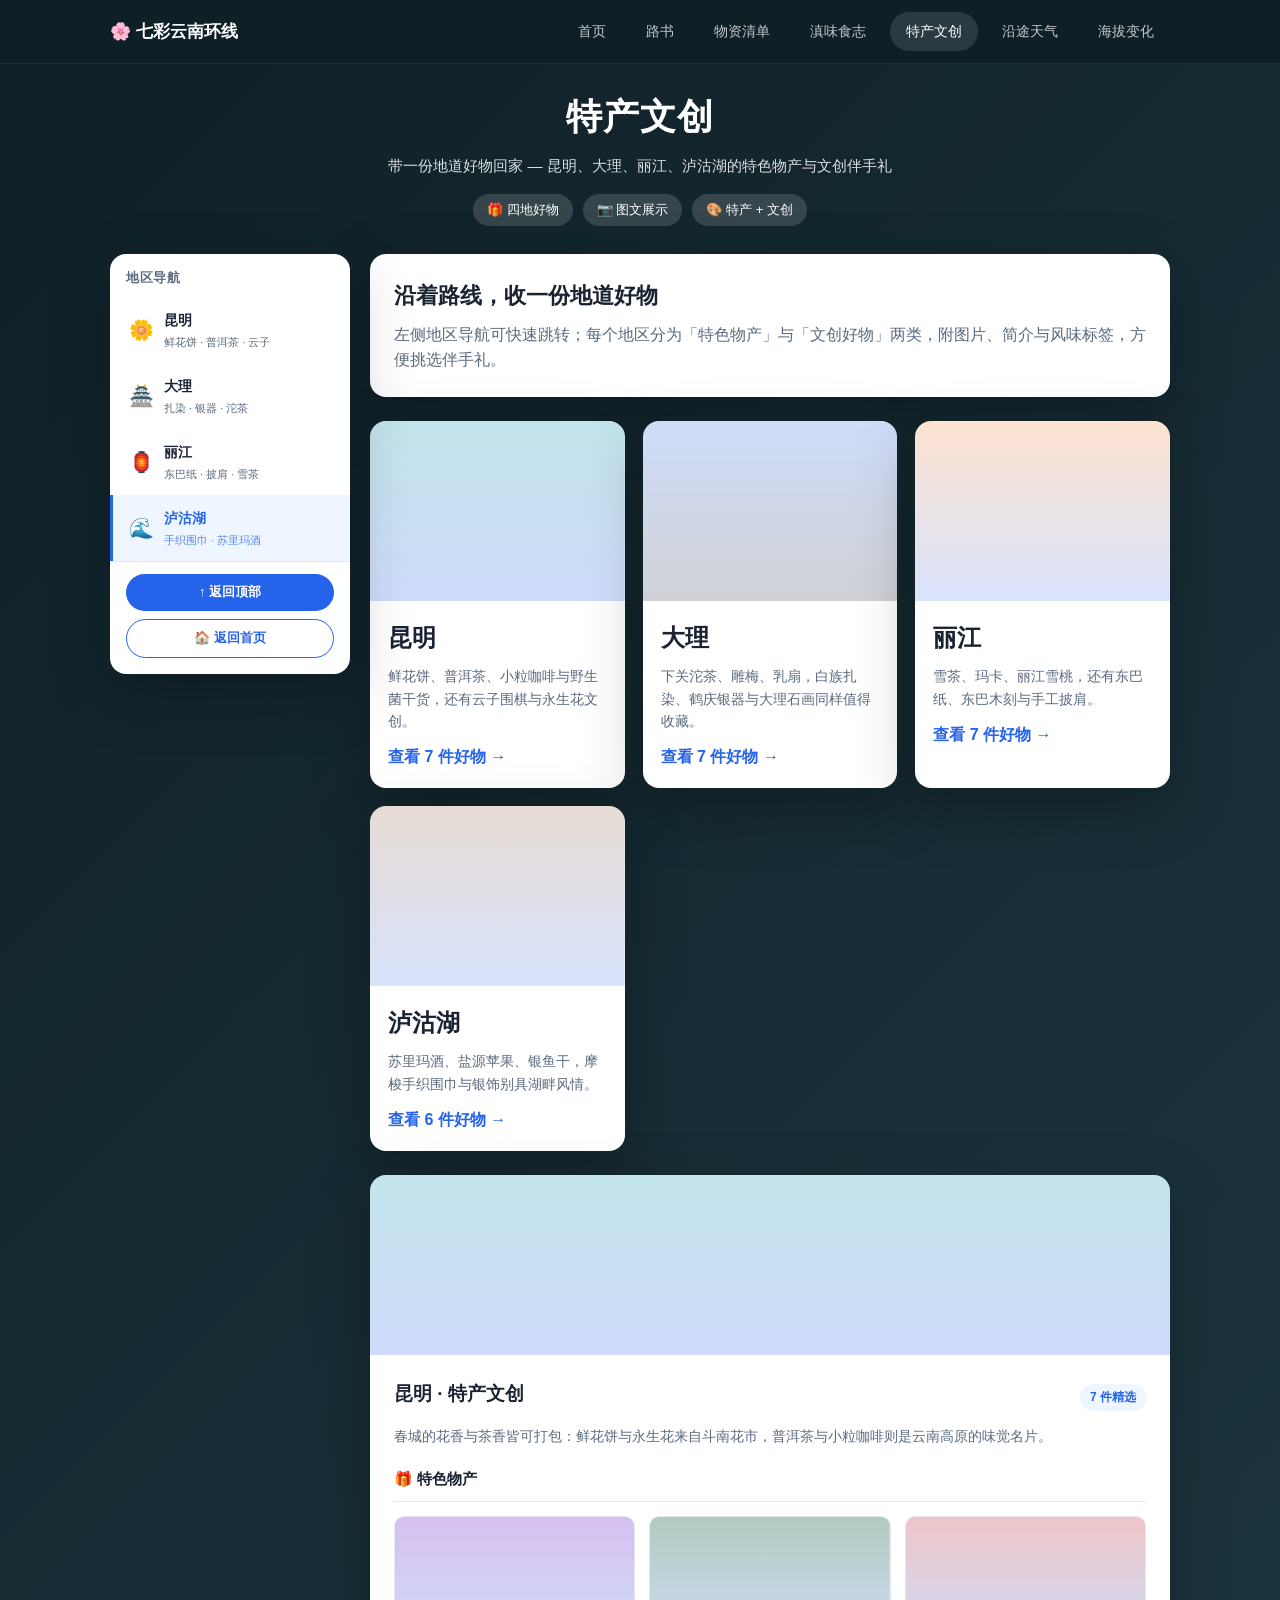
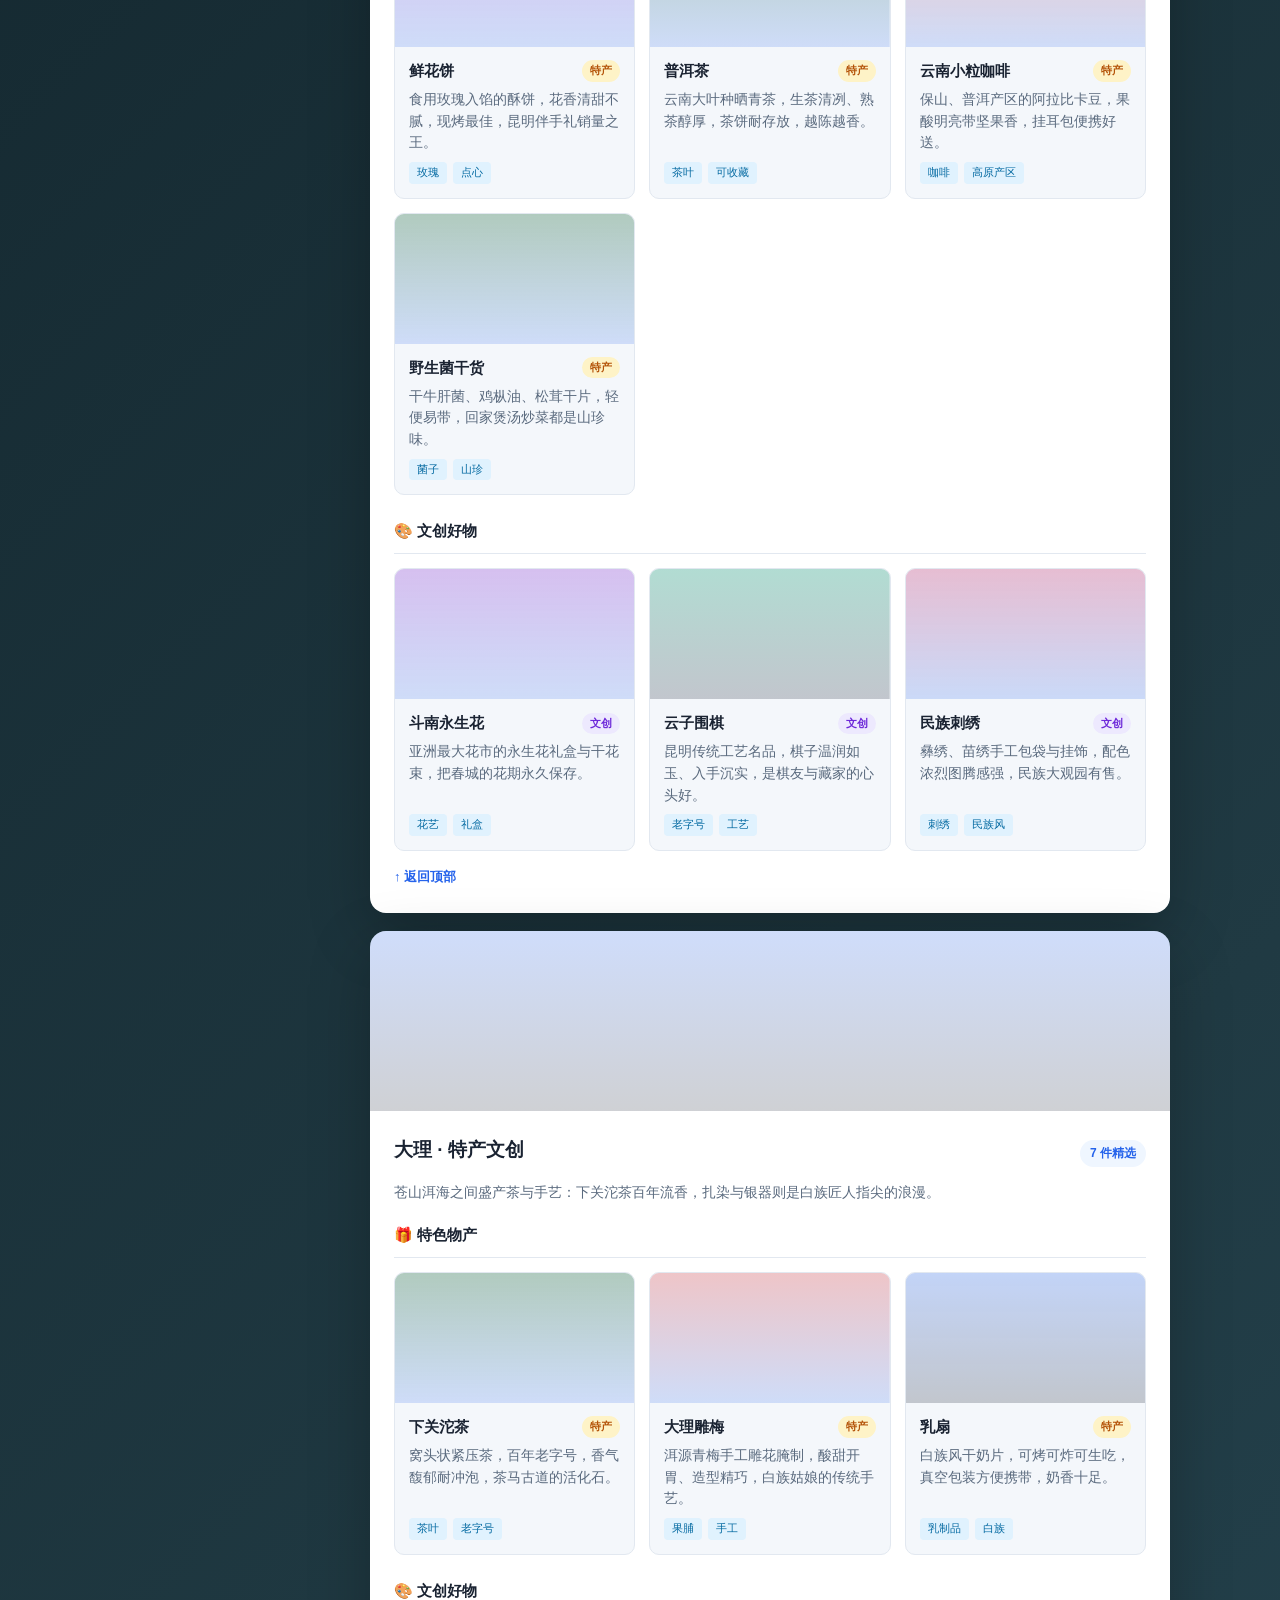
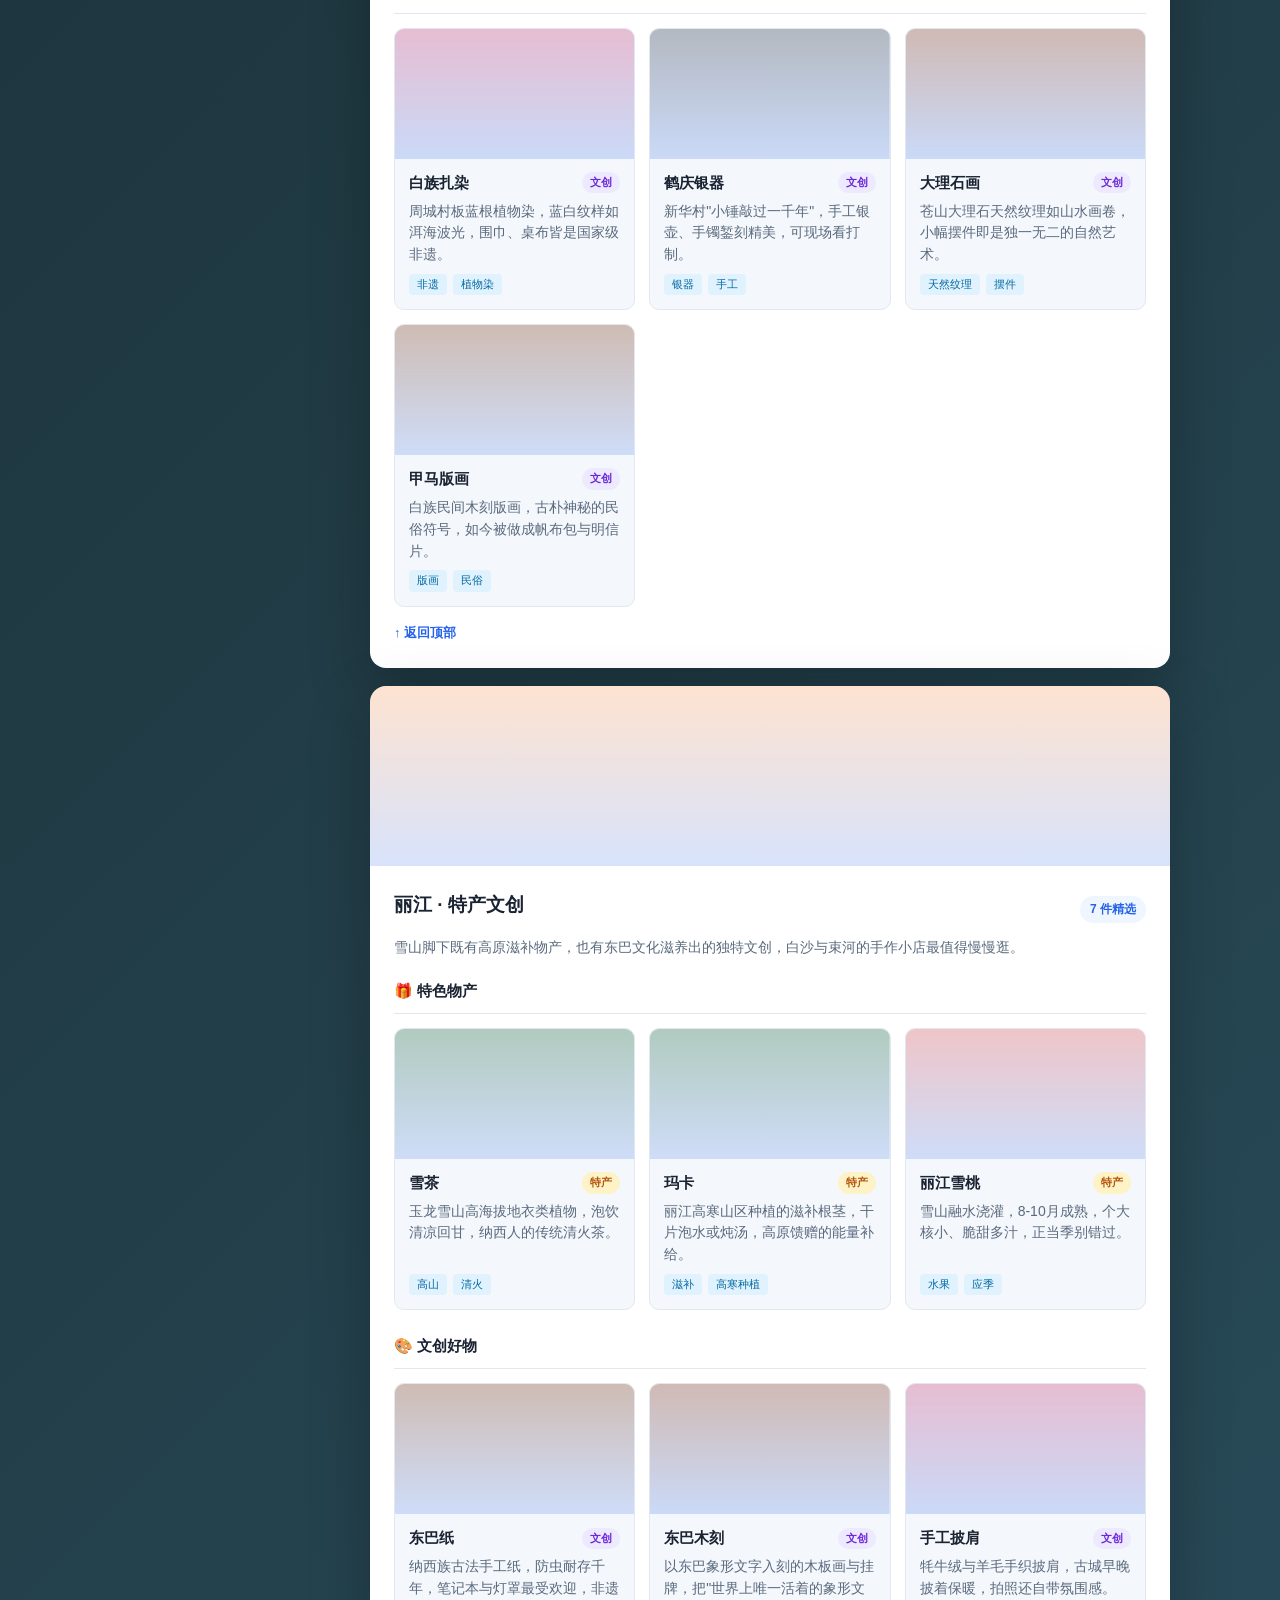
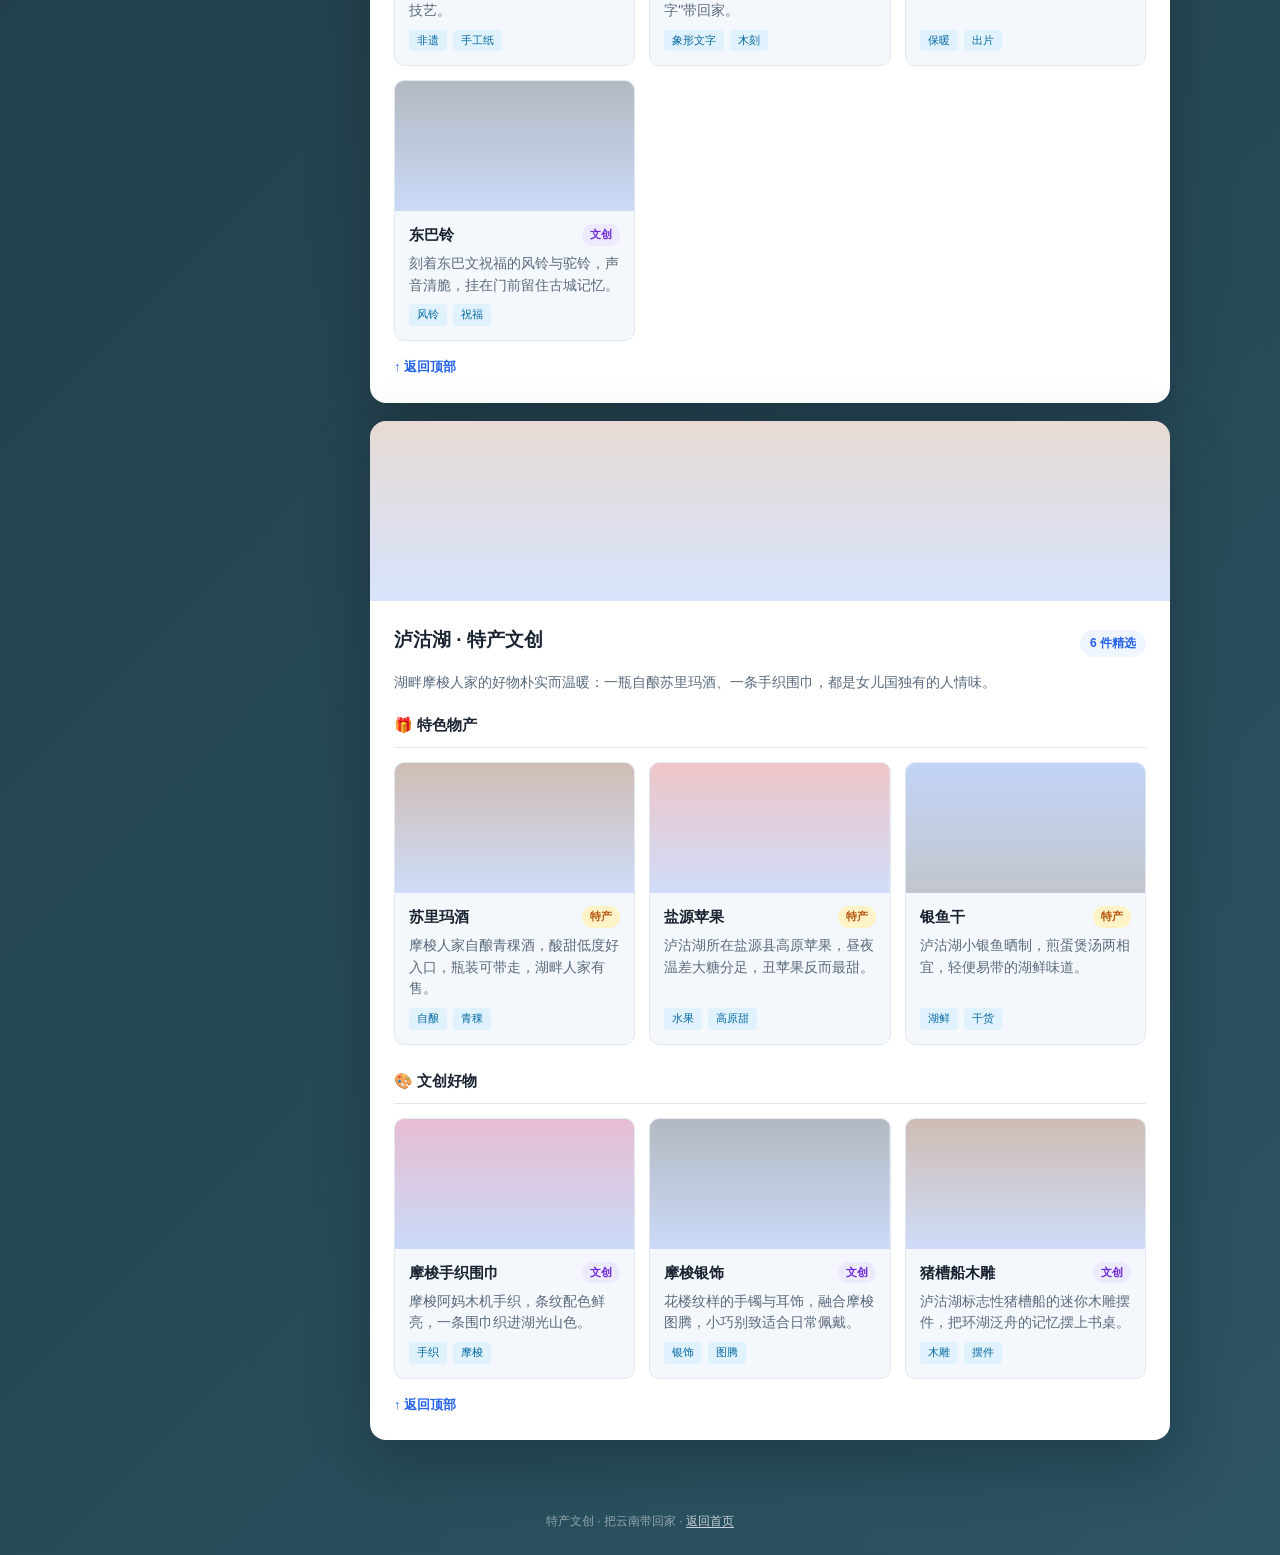
<file: specialty.html>
<!DOCTYPE html>
<html lang="zh-CN">
<head>
  <meta charset="UTF-8">
  <meta name="viewport" content="width=device-width, initial-scale=1.0">
  <title>特产文创 · 七彩云南环线</title>
  <meta name="description" content="昆明、大理、丽江、泸沽湖四地特色物产与文创好物合集，带图片与地区锚点导航">
  <link rel="stylesheet" href="css/style.css">
</head>
<body id="top">
  <nav class="site-nav">
    <div class="nav-inner">
      <a href="index.html" class="nav-brand">🌸 七彩云南环线</a>
      <div class="nav-links">
        <a href="index.html" class="nav-link">首页</a>
        <a href="routebook.html" class="nav-link">路书</a>
        <a href="checklist.html" class="nav-link">物资清单</a>
        <a href="food.html" class="nav-link">滇味食志</a>
        <a href="specialty.html" class="nav-link active">特产文创</a>
        <a href="weather.html" class="nav-link">沿途天气</a>
        <a href="elevation.html" class="nav-link">海拔变化</a>
      </div>
    </div>
  </nav>

  <main class="page-wrap food-page specialty-page">
    <header class="page-header">
      <h1>特产文创</h1>
      <p>带一份地道好物回家 — 昆明、大理、丽江、泸沽湖的特色物产与文创伴手礼</p>
      <div class="meta-tags">
        <span class="meta-tag">🎁 四地好物</span>
        <span class="meta-tag">📷 图文展示</span>
        <span class="meta-tag">🎨 特产 + 文创</span>
      </div>
    </header>

    <div class="food-layout">
      <aside class="card food-sidebar" aria-label="地区特产导航">
        <div class="food-sidebar-title">地区导航</div>
        <nav class="food-province-nav" id="provinceNav">
          <a href="#kunming" class="food-nav-item" data-province="kunming">
            <span class="food-nav-icon">🌼</span>
            <span class="food-nav-text">
              <strong>昆明</strong>
              <small>鲜花饼 · 普洱茶 · 云子</small>
            </span>
          </a>
          <a href="#dali" class="food-nav-item" data-province="dali">
            <span class="food-nav-icon">🏯</span>
            <span class="food-nav-text">
              <strong>大理</strong>
              <small>扎染 · 银器 · 沱茶</small>
            </span>
          </a>
          <a href="#lijiang" class="food-nav-item" data-province="lijiang">
            <span class="food-nav-icon">🏮</span>
            <span class="food-nav-text">
              <strong>丽江</strong>
              <small>东巴纸 · 披肩 · 雪茶</small>
            </span>
          </a>
          <a href="#lugu" class="food-nav-item" data-province="lugu">
            <span class="food-nav-icon">🌊</span>
            <span class="food-nav-text">
              <strong>泸沽湖</strong>
              <small>手织围巾 · 苏里玛酒</small>
            </span>
          </a>
        </nav>
        <div class="food-sidebar-actions">
          <a href="#top" class="food-sidebar-btn">↑ 返回顶部</a>
          <a href="index.html" class="food-sidebar-btn food-sidebar-btn-outline">🏠 返回首页</a>
        </div>
      </aside>

      <div class="food-main">
        <section class="food-hero card">
          <div class="card-body food-hero-body">
            <div>
              <h2>沿着路线，收一份地道好物</h2>
              <p>左侧地区导航可快速跳转；每个地区分为「特色物产」与「文创好物」两类，附图片、简介与风味标签，方便挑选伴手礼。</p>
            </div>
          </div>
        </section>

        <section class="food-grid" aria-label="地区特产速览">
          <a class="food-card" href="#kunming">
            <div class="food-image food-image-kunming"></div>
            <div class="food-card-body">
              <h2>昆明</h2>
              <p>鲜花饼、普洱茶、小粒咖啡与野生菌干货，还有云子围棋与永生花文创。</p>
              <span class="food-link">查看 7 件好物 →</span>
            </div>
          </a>

          <a class="food-card" href="#dali">
            <div class="food-image food-image-dali"></div>
            <div class="food-card-body">
              <h2>大理</h2>
              <p>下关沱茶、雕梅、乳扇，白族扎染、鹤庆银器与大理石画同样值得收藏。</p>
              <span class="food-link">查看 7 件好物 →</span>
            </div>
          </a>

          <a class="food-card" href="#lijiang">
            <div class="food-image food-image-lijiang"></div>
            <div class="food-card-body">
              <h2>丽江</h2>
              <p>雪茶、玛卡、丽江雪桃，还有东巴纸、东巴木刻与手工披肩。</p>
              <span class="food-link">查看 7 件好物 →</span>
            </div>
          </a>

          <a class="food-card" href="#lugu">
            <div class="food-image food-image-lugu"></div>
            <div class="food-card-body">
              <h2>泸沽湖</h2>
              <p>苏里玛酒、盐源苹果、银鱼干，摩梭手织围巾与银饰别具湖畔风情。</p>
              <span class="food-link">查看 6 件好物 →</span>
            </div>
          </a>
        </section>

        <section class="food-detail-list">
          <!-- 昆明 -->
          <article class="food-detail card" id="kunming" data-province="kunming">
            <div class="food-detail-media food-image-kunming"></div>
            <div class="card-body">
              <div class="food-detail-header">
                <h3>昆明 · 特产文创</h3>
                <span class="food-dish-count">7 件精选</span>
              </div>
              <p class="food-detail-intro">春城的花香与茶香皆可打包：鲜花饼与永生花来自斗南花市，普洱茶与小粒咖啡则是云南高原的味觉名片。</p>

              <div class="specialty-group">
                <div class="specialty-group-title">🎁 特色物产</div>
                <div class="specialty-items">
                  <div class="specialty-item">
                    <div class="specialty-item-img sp-img-flower"></div>
                    <div class="specialty-item-body">
                      <div class="specialty-item-head">
                        <span class="specialty-item-name">鲜花饼</span>
                        <span class="specialty-badge specialty-badge-product">特产</span>
                      </div>
                      <p class="specialty-item-desc">食用玫瑰入馅的酥饼，花香清甜不腻，现烤最佳，昆明伴手礼销量之王。</p>
                      <div class="food-dish-tags">
                        <span class="food-tag">玫瑰</span>
                        <span class="food-tag">点心</span>
                      </div>
                    </div>
                  </div>
                  <div class="specialty-item">
                    <div class="specialty-item-img sp-img-herb"></div>
                    <div class="specialty-item-body">
                      <div class="specialty-item-head">
                        <span class="specialty-item-name">普洱茶</span>
                        <span class="specialty-badge specialty-badge-product">特产</span>
                      </div>
                      <p class="specialty-item-desc">云南大叶种晒青茶，生茶清冽、熟茶醇厚，茶饼耐存放，越陈越香。</p>
                      <div class="food-dish-tags">
                        <span class="food-tag">茶叶</span>
                        <span class="food-tag">可收藏</span>
                      </div>
                    </div>
                  </div>
                  <div class="specialty-item">
                    <div class="specialty-item-img sp-img-fruit"></div>
                    <div class="specialty-item-body">
                      <div class="specialty-item-head">
                        <span class="specialty-item-name">云南小粒咖啡</span>
                        <span class="specialty-badge specialty-badge-product">特产</span>
                      </div>
                      <p class="specialty-item-desc">保山、普洱产区的阿拉比卡豆，果酸明亮带坚果香，挂耳包便携好送。</p>
                      <div class="food-dish-tags">
                        <span class="food-tag">咖啡</span>
                        <span class="food-tag">高原产区</span>
                      </div>
                    </div>
                  </div>
                  <div class="specialty-item">
                    <div class="specialty-item-img sp-img-herb"></div>
                    <div class="specialty-item-body">
                      <div class="specialty-item-head">
                        <span class="specialty-item-name">野生菌干货</span>
                        <span class="specialty-badge specialty-badge-product">特产</span>
                      </div>
                      <p class="specialty-item-desc">干牛肝菌、鸡枞油、松茸干片，轻便易带，回家煲汤炒菜都是山珍味。</p>
                      <div class="food-dish-tags">
                        <span class="food-tag">菌子</span>
                        <span class="food-tag">山珍</span>
                      </div>
                    </div>
                  </div>
                </div>
              </div>

              <div class="specialty-group">
                <div class="specialty-group-title">🎨 文创好物</div>
                <div class="specialty-items">
                  <div class="specialty-item">
                    <div class="specialty-item-img sp-img-flower"></div>
                    <div class="specialty-item-body">
                      <div class="specialty-item-head">
                        <span class="specialty-item-name">斗南永生花</span>
                        <span class="specialty-badge specialty-badge-culture">文创</span>
                      </div>
                      <p class="specialty-item-desc">亚洲最大花市的永生花礼盒与干花束，把春城的花期永久保存。</p>
                      <div class="food-dish-tags">
                        <span class="food-tag">花艺</span>
                        <span class="food-tag">礼盒</span>
                      </div>
                    </div>
                  </div>
                  <div class="specialty-item">
                    <div class="specialty-item-img sp-img-jade"></div>
                    <div class="specialty-item-body">
                      <div class="specialty-item-head">
                        <span class="specialty-item-name">云子围棋</span>
                        <span class="specialty-badge specialty-badge-culture">文创</span>
                      </div>
                      <p class="specialty-item-desc">昆明传统工艺名品，棋子温润如玉、入手沉实，是棋友与藏家的心头好。</p>
                      <div class="food-dish-tags">
                        <span class="food-tag">老字号</span>
                        <span class="food-tag">工艺</span>
                      </div>
                    </div>
                  </div>
                  <div class="specialty-item">
                    <div class="specialty-item-img sp-img-textile"></div>
                    <div class="specialty-item-body">
                      <div class="specialty-item-head">
                        <span class="specialty-item-name">民族刺绣</span>
                        <span class="specialty-badge specialty-badge-culture">文创</span>
                      </div>
                      <p class="specialty-item-desc">彝绣、苗绣手工包袋与挂饰，配色浓烈图腾感强，民族大观园有售。</p>
                      <div class="food-dish-tags">
                        <span class="food-tag">刺绣</span>
                        <span class="food-tag">民族风</span>
                      </div>
                    </div>
                  </div>
                </div>
              </div>
              <a href="#top" class="food-section-back">↑ 返回顶部</a>
            </div>
          </article>

          <!-- 大理 -->
          <article class="food-detail card" id="dali" data-province="dali">
            <div class="food-detail-media food-image-dali"></div>
            <div class="card-body">
              <div class="food-detail-header">
                <h3>大理 · 特产文创</h3>
                <span class="food-dish-count">7 件精选</span>
              </div>
              <p class="food-detail-intro">苍山洱海之间盛产茶与手艺：下关沱茶百年流香，扎染与银器则是白族匠人指尖的浪漫。</p>

              <div class="specialty-group">
                <div class="specialty-group-title">🎁 特色物产</div>
                <div class="specialty-items">
                  <div class="specialty-item">
                    <div class="specialty-item-img sp-img-herb"></div>
                    <div class="specialty-item-body">
                      <div class="specialty-item-head">
                        <span class="specialty-item-name">下关沱茶</span>
                        <span class="specialty-badge specialty-badge-product">特产</span>
                      </div>
                      <p class="specialty-item-desc">窝头状紧压茶，百年老字号，香气馥郁耐冲泡，茶马古道的活化石。</p>
                      <div class="food-dish-tags">
                        <span class="food-tag">茶叶</span>
                        <span class="food-tag">老字号</span>
                      </div>
                    </div>
                  </div>
                  <div class="specialty-item">
                    <div class="specialty-item-img sp-img-fruit"></div>
                    <div class="specialty-item-body">
                      <div class="specialty-item-head">
                        <span class="specialty-item-name">大理雕梅</span>
                        <span class="specialty-badge specialty-badge-product">特产</span>
                      </div>
                      <p class="specialty-item-desc">洱源青梅手工雕花腌制，酸甜开胃、造型精巧，白族姑娘的传统手艺。</p>
                      <div class="food-dish-tags">
                        <span class="food-tag">果脯</span>
                        <span class="food-tag">手工</span>
                      </div>
                    </div>
                  </div>
                  <div class="specialty-item">
                    <div class="specialty-item-img sp-img-scenic"></div>
                    <div class="specialty-item-body">
                      <div class="specialty-item-head">
                        <span class="specialty-item-name">乳扇</span>
                        <span class="specialty-badge specialty-badge-product">特产</span>
                      </div>
                      <p class="specialty-item-desc">白族风干奶片，可烤可炸可生吃，真空包装方便携带，奶香十足。</p>
                      <div class="food-dish-tags">
                        <span class="food-tag">乳制品</span>
                        <span class="food-tag">白族</span>
                      </div>
                    </div>
                  </div>
                </div>
              </div>

              <div class="specialty-group">
                <div class="specialty-group-title">🎨 文创好物</div>
                <div class="specialty-items">
                  <div class="specialty-item">
                    <div class="specialty-item-img sp-img-textile"></div>
                    <div class="specialty-item-body">
                      <div class="specialty-item-head">
                        <span class="specialty-item-name">白族扎染</span>
                        <span class="specialty-badge specialty-badge-culture">文创</span>
                      </div>
                      <p class="specialty-item-desc">周城村板蓝根植物染，蓝白纹样如洱海波光，围巾、桌布皆是国家级非遗。</p>
                      <div class="food-dish-tags">
                        <span class="food-tag">非遗</span>
                        <span class="food-tag">植物染</span>
                      </div>
                    </div>
                  </div>
                  <div class="specialty-item">
                    <div class="specialty-item-img sp-img-silver"></div>
                    <div class="specialty-item-body">
                      <div class="specialty-item-head">
                        <span class="specialty-item-name">鹤庆银器</span>
                        <span class="specialty-badge specialty-badge-culture">文创</span>
                      </div>
                      <p class="specialty-item-desc">新华村"小锤敲过一千年"，手工银壶、手镯錾刻精美，可现场看打制。</p>
                      <div class="food-dish-tags">
                        <span class="food-tag">银器</span>
                        <span class="food-tag">手工</span>
                      </div>
                    </div>
                  </div>
                  <div class="specialty-item">
                    <div class="specialty-item-img sp-img-painting"></div>
                    <div class="specialty-item-body">
                      <div class="specialty-item-head">
                        <span class="specialty-item-name">大理石画</span>
                        <span class="specialty-badge specialty-badge-culture">文创</span>
                      </div>
                      <p class="specialty-item-desc">苍山大理石天然纹理如山水画卷，小幅摆件即是独一无二的自然艺术。</p>
                      <div class="food-dish-tags">
                        <span class="food-tag">天然纹理</span>
                        <span class="food-tag">摆件</span>
                      </div>
                    </div>
                  </div>
                  <div class="specialty-item">
                    <div class="specialty-item-img sp-img-craft"></div>
                    <div class="specialty-item-body">
                      <div class="specialty-item-head">
                        <span class="specialty-item-name">甲马版画</span>
                        <span class="specialty-badge specialty-badge-culture">文创</span>
                      </div>
                      <p class="specialty-item-desc">白族民间木刻版画，古朴神秘的民俗符号，如今被做成帆布包与明信片。</p>
                      <div class="food-dish-tags">
                        <span class="food-tag">版画</span>
                        <span class="food-tag">民俗</span>
                      </div>
                    </div>
                  </div>
                </div>
              </div>
              <a href="#top" class="food-section-back">↑ 返回顶部</a>
            </div>
          </article>

          <!-- 丽江 -->
          <article class="food-detail card" id="lijiang" data-province="lijiang">
            <div class="food-detail-media food-image-lijiang"></div>
            <div class="card-body">
              <div class="food-detail-header">
                <h3>丽江 · 特产文创</h3>
                <span class="food-dish-count">7 件精选</span>
              </div>
              <p class="food-detail-intro">雪山脚下既有高原滋补物产，也有东巴文化滋养出的独特文创，白沙与束河的手作小店最值得慢慢逛。</p>

              <div class="specialty-group">
                <div class="specialty-group-title">🎁 特色物产</div>
                <div class="specialty-items">
                  <div class="specialty-item">
                    <div class="specialty-item-img sp-img-herb"></div>
                    <div class="specialty-item-body">
                      <div class="specialty-item-head">
                        <span class="specialty-item-name">雪茶</span>
                        <span class="specialty-badge specialty-badge-product">特产</span>
                      </div>
                      <p class="specialty-item-desc">玉龙雪山高海拔地衣类植物，泡饮清凉回甘，纳西人的传统清火茶。</p>
                      <div class="food-dish-tags">
                        <span class="food-tag">高山</span>
                        <span class="food-tag">清火</span>
                      </div>
                    </div>
                  </div>
                  <div class="specialty-item">
                    <div class="specialty-item-img sp-img-herb"></div>
                    <div class="specialty-item-body">
                      <div class="specialty-item-head">
                        <span class="specialty-item-name">玛卡</span>
                        <span class="specialty-badge specialty-badge-product">特产</span>
                      </div>
                      <p class="specialty-item-desc">丽江高寒山区种植的滋补根茎，干片泡水或炖汤，高原馈赠的能量补给。</p>
                      <div class="food-dish-tags">
                        <span class="food-tag">滋补</span>
                        <span class="food-tag">高寒种植</span>
                      </div>
                    </div>
                  </div>
                  <div class="specialty-item">
                    <div class="specialty-item-img sp-img-fruit"></div>
                    <div class="specialty-item-body">
                      <div class="specialty-item-head">
                        <span class="specialty-item-name">丽江雪桃</span>
                        <span class="specialty-badge specialty-badge-product">特产</span>
                      </div>
                      <p class="specialty-item-desc">雪山融水浇灌，8-10月成熟，个大核小、脆甜多汁，正当季别错过。</p>
                      <div class="food-dish-tags">
                        <span class="food-tag">水果</span>
                        <span class="food-tag">应季</span>
                      </div>
                    </div>
                  </div>
                </div>
              </div>

              <div class="specialty-group">
                <div class="specialty-group-title">🎨 文创好物</div>
                <div class="specialty-items">
                  <div class="specialty-item">
                    <div class="specialty-item-img sp-img-craft"></div>
                    <div class="specialty-item-body">
                      <div class="specialty-item-head">
                        <span class="specialty-item-name">东巴纸</span>
                        <span class="specialty-badge specialty-badge-culture">文创</span>
                      </div>
                      <p class="specialty-item-desc">纳西族古法手工纸，防虫耐存千年，笔记本与灯罩最受欢迎，非遗技艺。</p>
                      <div class="food-dish-tags">
                        <span class="food-tag">非遗</span>
                        <span class="food-tag">手工纸</span>
                      </div>
                    </div>
                  </div>
                  <div class="specialty-item">
                    <div class="specialty-item-img sp-img-painting"></div>
                    <div class="specialty-item-body">
                      <div class="specialty-item-head">
                        <span class="specialty-item-name">东巴木刻</span>
                        <span class="specialty-badge specialty-badge-culture">文创</span>
                      </div>
                      <p class="specialty-item-desc">以东巴象形文字入刻的木板画与挂牌，把"世界上唯一活着的象形文字"带回家。</p>
                      <div class="food-dish-tags">
                        <span class="food-tag">象形文字</span>
                        <span class="food-tag">木刻</span>
                      </div>
                    </div>
                  </div>
                  <div class="specialty-item">
                    <div class="specialty-item-img sp-img-textile"></div>
                    <div class="specialty-item-body">
                      <div class="specialty-item-head">
                        <span class="specialty-item-name">手工披肩</span>
                        <span class="specialty-badge specialty-badge-culture">文创</span>
                      </div>
                      <p class="specialty-item-desc">牦牛绒与羊毛手织披肩，古城早晚披着保暖，拍照还自带氛围感。</p>
                      <div class="food-dish-tags">
                        <span class="food-tag">保暖</span>
                        <span class="food-tag">出片</span>
                      </div>
                    </div>
                  </div>
                  <div class="specialty-item">
                    <div class="specialty-item-img sp-img-silver"></div>
                    <div class="specialty-item-body">
                      <div class="specialty-item-head">
                        <span class="specialty-item-name">东巴铃</span>
                        <span class="specialty-badge specialty-badge-culture">文创</span>
                      </div>
                      <p class="specialty-item-desc">刻着东巴文祝福的风铃与驼铃，声音清脆，挂在门前留住古城记忆。</p>
                      <div class="food-dish-tags">
                        <span class="food-tag">风铃</span>
                        <span class="food-tag">祝福</span>
                      </div>
                    </div>
                  </div>
                </div>
              </div>
              <a href="#top" class="food-section-back">↑ 返回顶部</a>
            </div>
          </article>

          <!-- 泸沽湖 -->
          <article class="food-detail card" id="lugu" data-province="lugu">
            <div class="food-detail-media food-image-lugu"></div>
            <div class="card-body">
              <div class="food-detail-header">
                <h3>泸沽湖 · 特产文创</h3>
                <span class="food-dish-count">6 件精选</span>
              </div>
              <p class="food-detail-intro">湖畔摩梭人家的好物朴实而温暖：一瓶自酿苏里玛酒、一条手织围巾，都是女儿国独有的人情味。</p>

              <div class="specialty-group">
                <div class="specialty-group-title">🎁 特色物产</div>
                <div class="specialty-items">
                  <div class="specialty-item">
                    <div class="specialty-item-img sp-img-craft"></div>
                    <div class="specialty-item-body">
                      <div class="specialty-item-head">
                        <span class="specialty-item-name">苏里玛酒</span>
                        <span class="specialty-badge specialty-badge-product">特产</span>
                      </div>
                      <p class="specialty-item-desc">摩梭人家自酿青稞酒，酸甜低度好入口，瓶装可带走，湖畔人家有售。</p>
                      <div class="food-dish-tags">
                        <span class="food-tag">自酿</span>
                        <span class="food-tag">青稞</span>
                      </div>
                    </div>
                  </div>
                  <div class="specialty-item">
                    <div class="specialty-item-img sp-img-fruit"></div>
                    <div class="specialty-item-body">
                      <div class="specialty-item-head">
                        <span class="specialty-item-name">盐源苹果</span>
                        <span class="specialty-badge specialty-badge-product">特产</span>
                      </div>
                      <p class="specialty-item-desc">泸沽湖所在盐源县高原苹果，昼夜温差大糖分足，丑苹果反而最甜。</p>
                      <div class="food-dish-tags">
                        <span class="food-tag">水果</span>
                        <span class="food-tag">高原甜</span>
                      </div>
                    </div>
                  </div>
                  <div class="specialty-item">
                    <div class="specialty-item-img sp-img-scenic"></div>
                    <div class="specialty-item-body">
                      <div class="specialty-item-head">
                        <span class="specialty-item-name">银鱼干</span>
                        <span class="specialty-badge specialty-badge-product">特产</span>
                      </div>
                      <p class="specialty-item-desc">泸沽湖小银鱼晒制，煎蛋煲汤两相宜，轻便易带的湖鲜味道。</p>
                      <div class="food-dish-tags">
                        <span class="food-tag">湖鲜</span>
                        <span class="food-tag">干货</span>
                      </div>
                    </div>
                  </div>
                </div>
              </div>

              <div class="specialty-group">
                <div class="specialty-group-title">🎨 文创好物</div>
                <div class="specialty-items">
                  <div class="specialty-item">
                    <div class="specialty-item-img sp-img-textile"></div>
                    <div class="specialty-item-body">
                      <div class="specialty-item-head">
                        <span class="specialty-item-name">摩梭手织围巾</span>
                        <span class="specialty-badge specialty-badge-culture">文创</span>
                      </div>
                      <p class="specialty-item-desc">摩梭阿妈木机手织，条纹配色鲜亮，一条围巾织进湖光山色。</p>
                      <div class="food-dish-tags">
                        <span class="food-tag">手织</span>
                        <span class="food-tag">摩梭</span>
                      </div>
                    </div>
                  </div>
                  <div class="specialty-item">
                    <div class="specialty-item-img sp-img-silver"></div>
                    <div class="specialty-item-body">
                      <div class="specialty-item-head">
                        <span class="specialty-item-name">摩梭银饰</span>
                        <span class="specialty-badge specialty-badge-culture">文创</span>
                      </div>
                      <p class="specialty-item-desc">花楼纹样的手镯与耳饰，融合摩梭图腾，小巧别致适合日常佩戴。</p>
                      <div class="food-dish-tags">
                        <span class="food-tag">银饰</span>
                        <span class="food-tag">图腾</span>
                      </div>
                    </div>
                  </div>
                  <div class="specialty-item">
                    <div class="specialty-item-img sp-img-craft"></div>
                    <div class="specialty-item-body">
                      <div class="specialty-item-head">
                        <span class="specialty-item-name">猪槽船木雕</span>
                        <span class="specialty-badge specialty-badge-culture">文创</span>
                      </div>
                      <p class="specialty-item-desc">泸沽湖标志性猪槽船的迷你木雕摆件，把环湖泛舟的记忆摆上书桌。</p>
                      <div class="food-dish-tags">
                        <span class="food-tag">木雕</span>
                        <span class="food-tag">摆件</span>
                      </div>
                    </div>
                  </div>
                </div>
              </div>
              <a href="#top" class="food-section-back">↑ 返回顶部</a>
            </div>
          </article>
        </section>
      </div>
    </div>
  </main>

  <div class="food-float-actions" id="floatActions" aria-label="快捷导航">
    <a href="#top" class="food-float-btn" title="返回顶部" aria-label="返回顶部">↑</a>
    <a href="index.html" class="food-float-btn food-float-btn-home" title="返回首页" aria-label="返回首页">🏠</a>
  </div>

  <footer class="site-footer">
    <p>特产文创 · 把云南带回家 · <a href="index.html" class="footer-home-link">返回首页</a></p>
  </footer>

  <script src="js/food.js"></script>
</body>
</html>
</file>
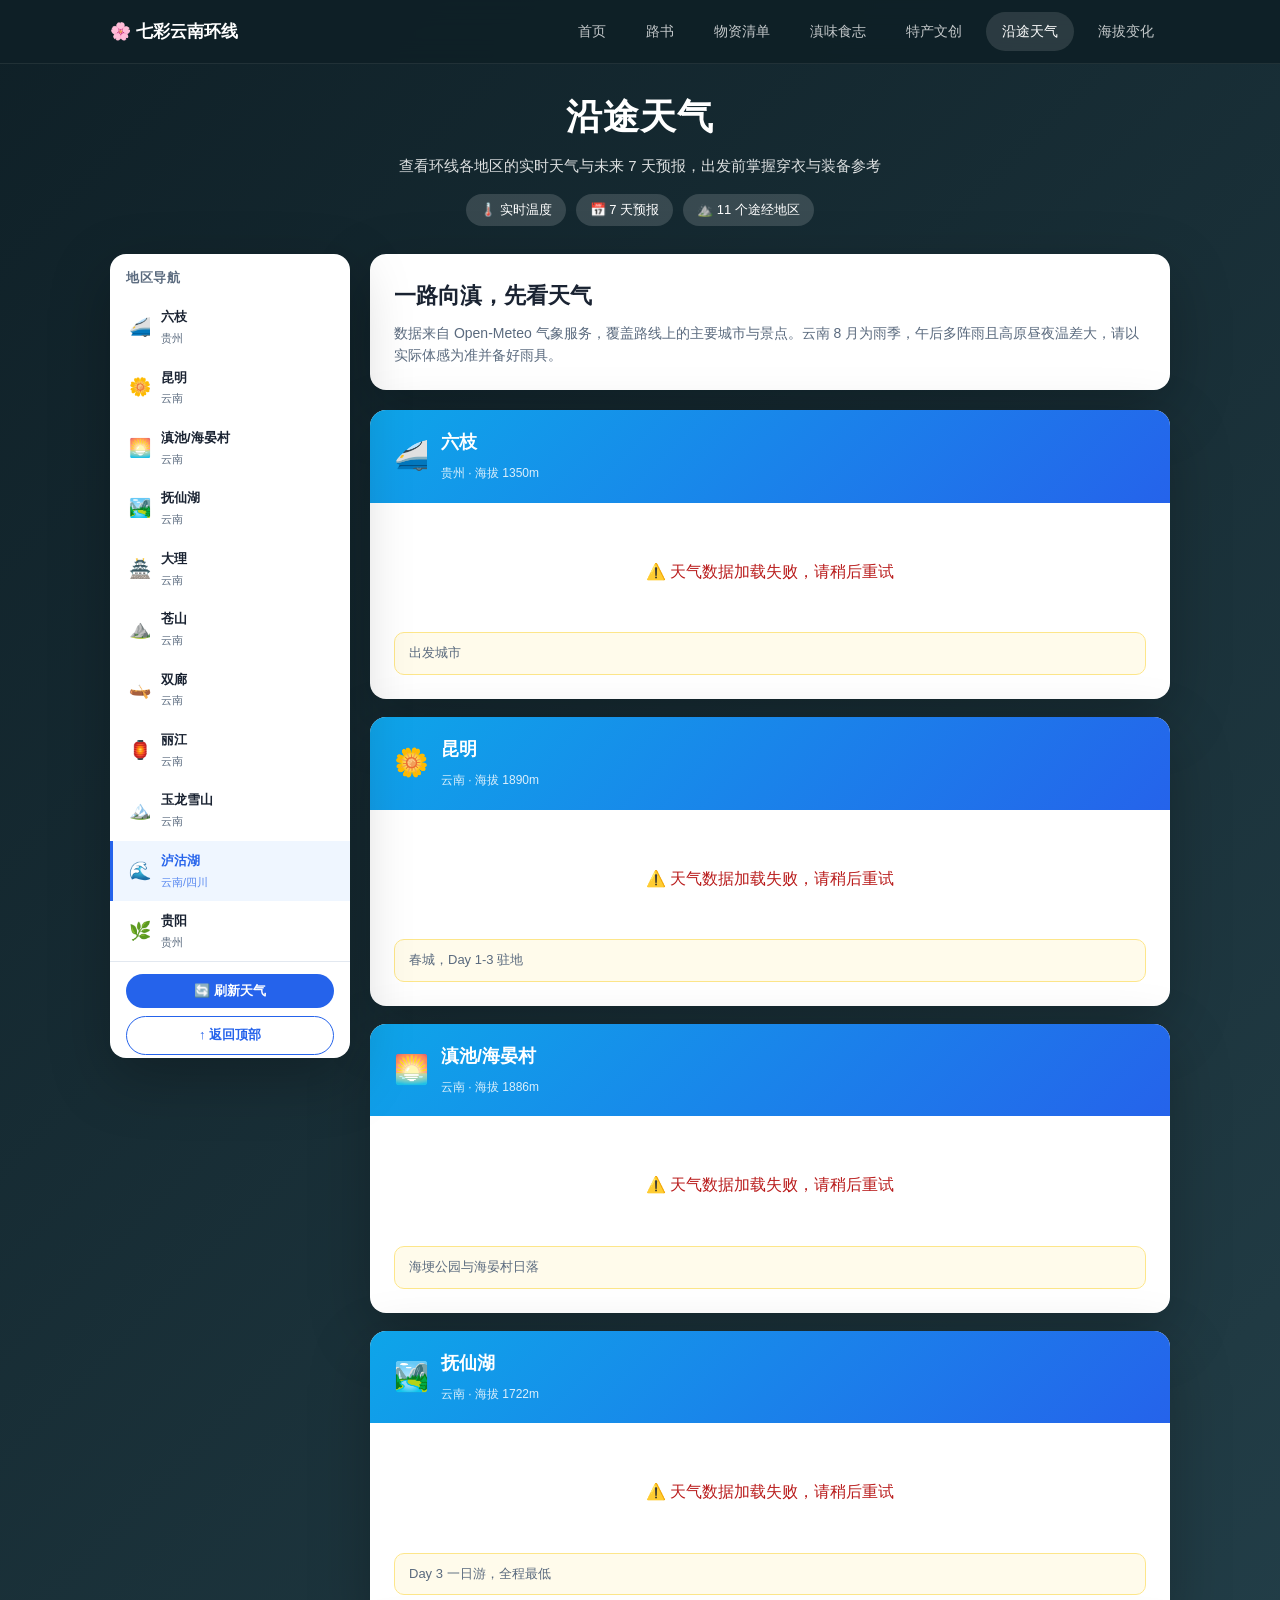
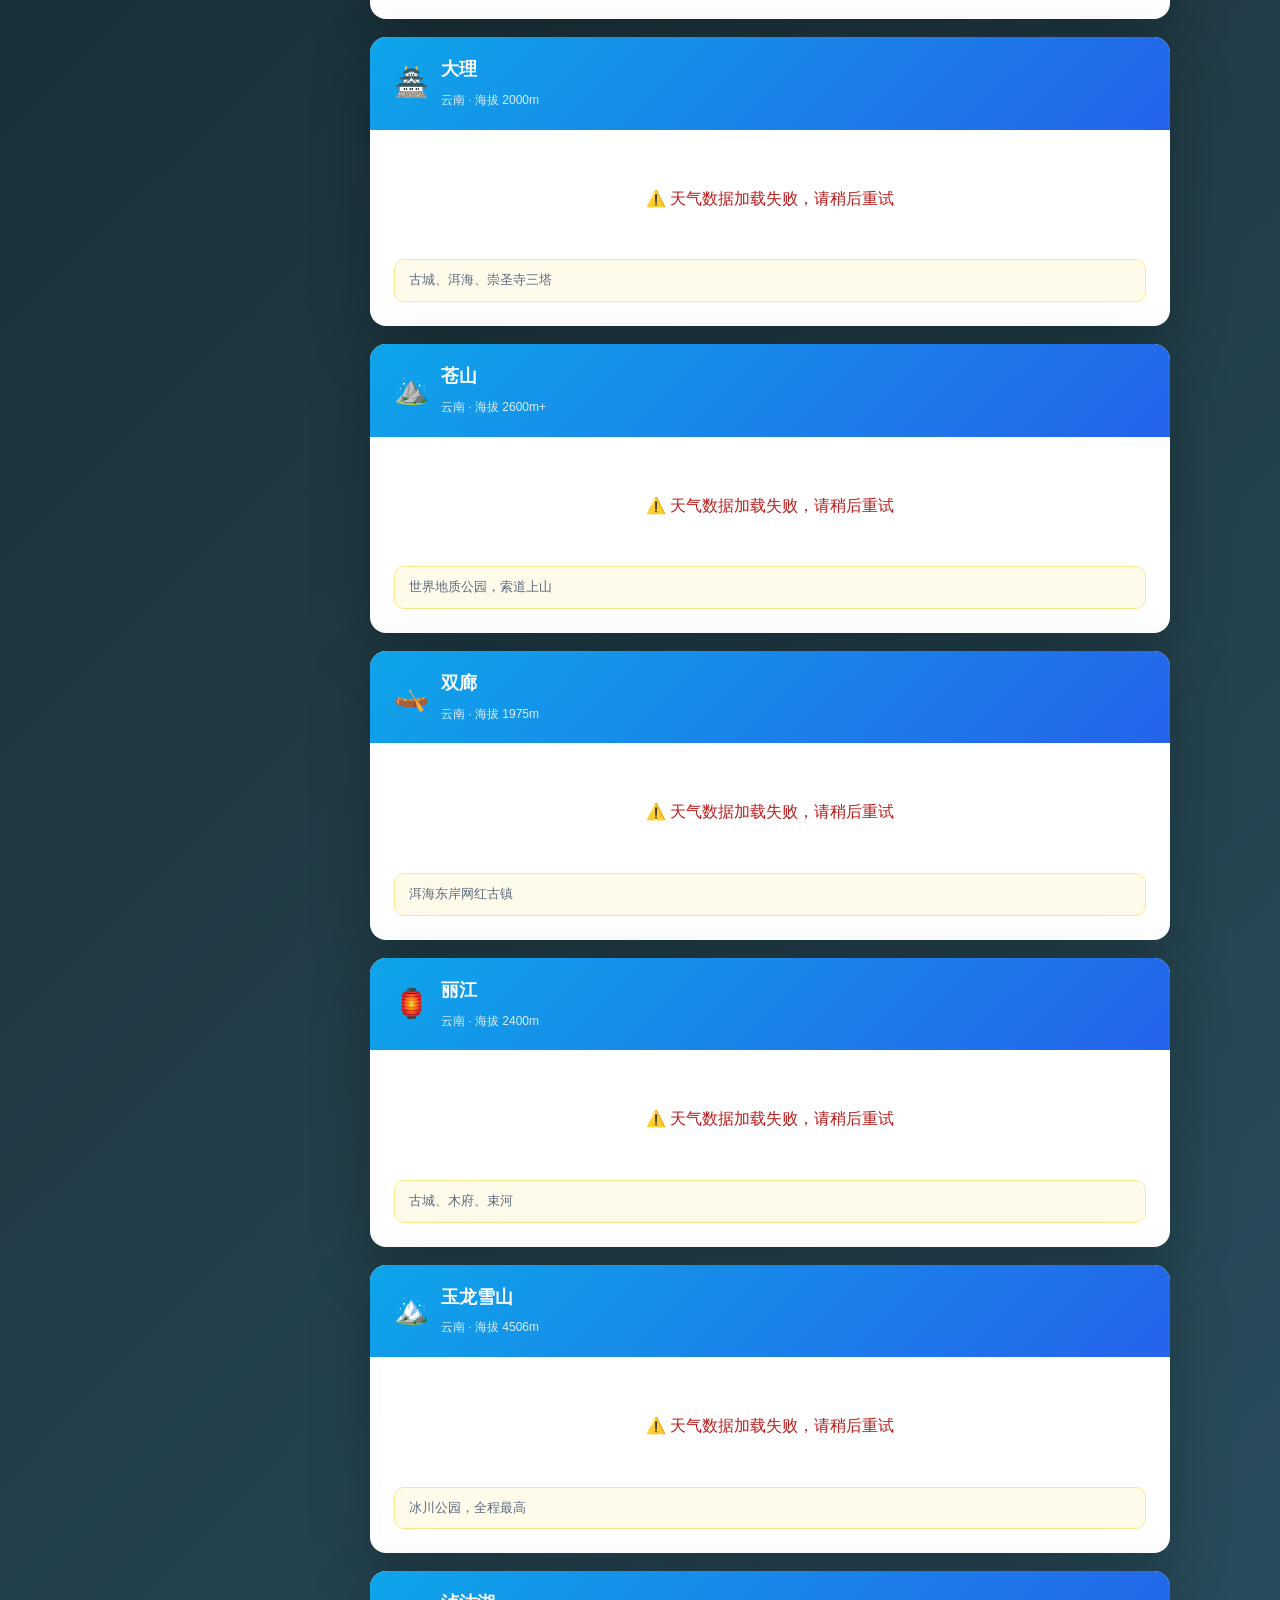
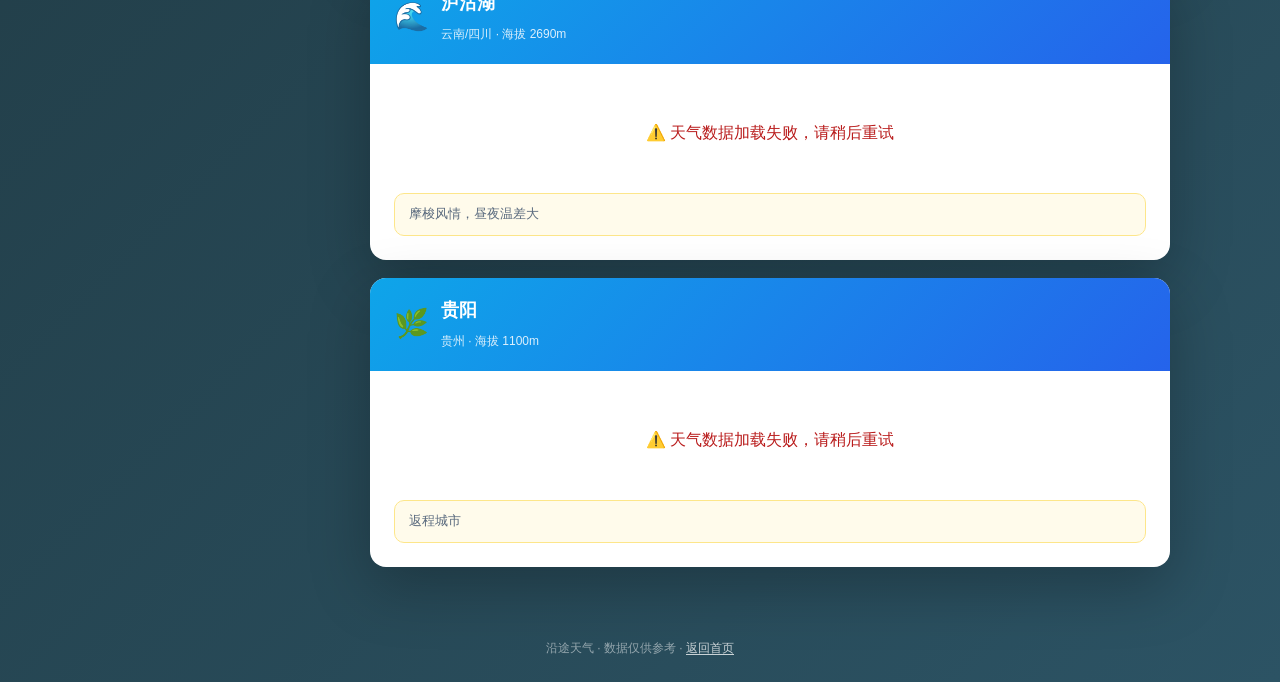
<file: weather.html>
<!DOCTYPE html>
<html lang="zh-CN">
<head>
  <meta charset="UTF-8">
  <meta name="viewport" content="width=device-width, initial-scale=1.0">
  <title>沿途天气 · 七彩云南环线</title>
  <meta name="description" content="查看七彩云南环线沿途各地区的当前天气与未来7天预报">
  <link rel="stylesheet" href="css/style.css">
</head>
<body id="top">
  <nav class="site-nav">
    <div class="nav-inner">
      <a href="index.html" class="nav-brand">🌸 七彩云南环线</a>
      <div class="nav-links">
        <a href="index.html" class="nav-link">首页</a>
        <a href="routebook.html" class="nav-link">路书</a>
        <a href="checklist.html" class="nav-link">物资清单</a>
        <a href="food.html" class="nav-link">滇味食志</a>
        <a href="specialty.html" class="nav-link">特产文创</a>
        <a href="weather.html" class="nav-link active">沿途天气</a>
        <a href="elevation.html" class="nav-link">海拔变化</a>
      </div>
    </div>
  </nav>

  <main class="page-wrap weather-page">
    <header class="page-header">
      <h1>沿途天气</h1>
      <p>查看环线各地区的实时天气与未来 7 天预报，出发前掌握穿衣与装备参考</p>
      <div class="meta-tags">
        <span class="meta-tag">🌡️ 实时温度</span>
        <span class="meta-tag">📅 7 天预报</span>
        <span class="meta-tag">⛰️ 11 个途经地区</span>
      </div>
    </header>

    <div class="weather-layout">
      <aside class="card weather-sidebar" aria-label="地区天气导航">
        <div class="weather-sidebar-title">地区导航</div>
        <nav class="weather-region-nav" id="regionNav"></nav>
        <div class="weather-sidebar-actions">
          <button type="button" class="weather-sidebar-btn" id="refreshBtn">🔄 刷新天气</button>
          <a href="#top" class="weather-sidebar-btn weather-sidebar-btn-outline">↑ 返回顶部</a>
          <a href="index.html" class="weather-sidebar-btn weather-sidebar-btn-outline">🏠 返回首页</a>
        </div>
        <p class="weather-sidebar-note" id="lastUpdated"></p>
      </aside>

      <div class="weather-main">
        <section class="weather-hero card">
          <div class="card-body weather-hero-body">
            <div>
              <h2>一路向滇，先看天气</h2>
              <p>数据来自 Open-Meteo 气象服务，覆盖路线上的主要城市与景点。云南 8 月为雨季，午后多阵雨且高原昼夜温差大，请以实际体感为准并备好雨具。</p>
            </div>
          </div>
        </section>

        <div class="weather-grid" id="weatherGrid" aria-label="各地区天气详情"></div>
      </div>
    </div>
  </main>

  <footer class="site-footer">
    <p>沿途天气 · 数据仅供参考 · <a href="index.html" class="footer-home-link">返回首页</a></p>
  </footer>

  <script src="js/weather.js"></script>
</body>
</html>
</file>
<file: css/style.css>
:root {
  --bg-gradient: linear-gradient(135deg, #0f2027 0%, #203a43 50%, #2c5364 100%);
  --surface: #ffffff;
  --surface-muted: #f4f7fb;
  --text: #1a2332;
  --text-muted: #5a6a7e;
  --primary: #2563eb;
  --primary-dark: #1d4ed8;
  --accent: #0891b2;
  --border: #e2e8f0;
  --shadow: 0 20px 60px rgba(0, 0, 0, 0.25);
  --radius: 16px;
  --radius-sm: 10px;
  --nav-height: 64px;
}

* {
  margin: 0;
  padding: 0;
  box-sizing: border-box;
}

html {
  scroll-behavior: smooth;
}

body {
  font-family: "Segoe UI", "PingFang SC", "Microsoft YaHei", sans-serif;
  background: var(--bg-gradient);
  min-height: 100vh;
  color: var(--text);
  line-height: 1.6;
}

a {
  color: inherit;
  text-decoration: none;
}

.site-nav {
  position: sticky;
  top: 0;
  z-index: 100;
  height: var(--nav-height);
  background: rgba(15, 32, 39, 0.92);
  backdrop-filter: blur(12px);
  border-bottom: 1px solid rgba(255, 255, 255, 0.08);
}

.nav-inner {
  max-width: 1100px;
  margin: 0 auto;
  padding: 0 20px;
  height: 100%;
  display: flex;
  align-items: center;
  justify-content: space-between;
}

.nav-brand {
  display: flex;
  align-items: center;
  gap: 10px;
  color: #fff;
  font-weight: 700;
  font-size: 17px;
}

.nav-brand span {
  opacity: 0.85;
  font-weight: 400;
  font-size: 13px;
}

.nav-links {
  display: flex;
  gap: 8px;
}

.nav-link {
  color: rgba(255, 255, 255, 0.75);
  padding: 8px 16px;
  border-radius: 999px;
  font-size: 14px;
  transition: all 0.2s;
}

.nav-link:hover,
.nav-link.active {
  color: #fff;
  background: rgba(255, 255, 255, 0.12);
}

.page-wrap {
  max-width: 1100px;
  margin: 0 auto;
  padding: 24px 20px 48px;
}

.page-header {
  text-align: center;
  color: #fff;
  margin-bottom: 28px;
}

.page-header h1 {
  font-size: clamp(24px, 4vw, 36px);
  margin-bottom: 8px;
  letter-spacing: 1px;
}

.page-header p {
  opacity: 0.85;
  font-size: 15px;
}

.meta-tags {
  display: flex;
  justify-content: center;
  flex-wrap: wrap;
  gap: 10px;
  margin-top: 16px;
}

.meta-tag {
  background: rgba(255, 255, 255, 0.15);
  color: #fff;
  padding: 6px 14px;
  border-radius: 999px;
  font-size: 13px;
}

.card {
  background: var(--surface);
  border-radius: var(--radius);
  box-shadow: var(--shadow);
  overflow: hidden;
}

.card-body {
  padding: 24px;
}

.hero-grid {
  display: grid;
  grid-template-columns: repeat(auto-fit, minmax(280px, 1fr));
  gap: 20px;
  margin-top: 8px;
}

.module-card {
  background: var(--surface);
  border-radius: var(--radius);
  padding: 32px 28px;
  box-shadow: var(--shadow);
  transition: transform 0.25s, box-shadow 0.25s;
  display: flex;
  flex-direction: column;
  gap: 12px;
}

.module-card:hover {
  transform: translateY(-4px);
  box-shadow: 0 28px 70px rgba(0, 0, 0, 0.35);
}

.module-card-featured {
  border: 2px solid rgba(37, 99, 235, 0.14);
}

.module-icon {
  font-size: 42px;
}

.module-card h2 {
  font-size: 22px;
  color: var(--text);
}

.module-card p {
  color: var(--text-muted);
  font-size: 14px;
  flex: 1;
}

.module-btn {
  display: inline-flex;
  align-items: center;
  justify-content: center;
  gap: 8px;
  margin-top: 8px;
  padding: 12px 20px;
  background: var(--primary);
  color: #fff;
  border-radius: 999px;
  font-size: 14px;
  font-weight: 600;
  transition: background 0.2s;
}

.module-btn:hover {
  background: var(--primary-dark);
}

.external-links {
  margin-top: 24px;
  display: flex;
  flex-wrap: wrap;
  gap: 12px;
  justify-content: center;
}

.external-link {
  display: inline-flex;
  align-items: center;
  gap: 8px;
  padding: 10px 18px;
  background: rgba(255, 255, 255, 0.12);
  color: #fff;
  border-radius: 999px;
  font-size: 13px;
  border: 1px solid rgba(255, 255, 255, 0.15);
  transition: background 0.2s;
}

.external-link:hover {
  background: rgba(255, 255, 255, 0.2);
}

.route-layout {
  display: grid;
  grid-template-columns: 280px 1fr;
  gap: 20px;
  align-items: start;
}

@media (max-width: 768px) {
  .route-layout {
    grid-template-columns: 1fr;
  }
}

.day-sidebar {
  position: sticky;
  top: calc(var(--nav-height) + 16px);
  max-height: calc(100vh - var(--nav-height) - 32px);
  overflow-y: auto;
}

.day-sidebar-title {
  font-size: 13px;
  font-weight: 600;
  color: var(--text-muted);
  text-transform: uppercase;
  letter-spacing: 0.5px;
  padding: 12px 16px 8px;
}

.day-nav-item {
  display: block;
  padding: 10px 16px;
  border-left: 3px solid transparent;
  cursor: pointer;
  transition: all 0.2s;
  font-size: 14px;
}

.day-nav-item:hover {
  background: var(--surface-muted);
}

.day-nav-item.active {
  border-left-color: var(--primary);
  background: #eff6ff;
  color: var(--primary);
  font-weight: 600;
}

.day-nav-item .day-label {
  font-size: 12px;
  color: var(--text-muted);
}

.day-nav-item.active .day-label {
  color: var(--primary);
}

.overview-section h2 {
  font-size: 18px;
  margin-bottom: 16px;
}

.timeline {
  position: relative;
  padding-left: 24px;
}

.timeline::before {
  content: "";
  position: absolute;
  left: 7px;
  top: 8px;
  bottom: 8px;
  width: 2px;
  background: linear-gradient(to bottom, var(--primary), var(--accent));
  border-radius: 2px;
}

.timeline-item {
  position: relative;
  padding: 0 0 20px 20px;
  cursor: pointer;
}

.timeline-item::before {
  content: "";
  position: absolute;
  left: -21px;
  top: 6px;
  width: 12px;
  height: 12px;
  border-radius: 50%;
  background: var(--surface);
  border: 3px solid var(--primary);
  transition: all 0.2s;
}

.timeline-item:hover::before,
.timeline-item.active::before {
  background: var(--primary);
  transform: scale(1.15);
}

.timeline-day {
  font-size: 12px;
  font-weight: 700;
  color: var(--primary);
  margin-bottom: 2px;
}

.timeline-route {
  font-size: 14px;
  font-weight: 500;
}

.timeline-note {
  font-size: 12px;
  color: var(--text-muted);
  margin-top: 4px;
}

.day-detail {
  display: none;
}

.day-detail.active {
  display: block;
}

.day-detail-header {
  background: linear-gradient(135deg, #1e3c72 0%, #2a5298 100%);
  color: #fff;
  padding: 28px;
}

.day-detail-header h2 {
  font-size: 24px;
  margin-bottom: 8px;
}

.day-detail-header .route-text {
  font-size: 16px;
  opacity: 0.95;
}

.day-detail-body {
  padding: 24px;
}

.stops-list {
  display: flex;
  flex-wrap: wrap;
  align-items: center;
  gap: 8px;
  margin-bottom: 20px;
}

.stop-chip {
  background: var(--surface-muted);
  padding: 8px 14px;
  border-radius: 999px;
  font-size: 13px;
  font-weight: 500;
}

.stop-arrow {
  color: var(--text-muted);
  font-size: 12px;
}

.info-block {
  background: var(--surface-muted);
  border-radius: var(--radius-sm);
  padding: 16px;
  margin-bottom: 12px;
}

.info-block h3 {
  font-size: 13px;
  color: var(--text-muted);
  margin-bottom: 6px;
}

.alert-block {
  background: #fef2f2;
  border: 1px solid #fecaca;
  color: #b91c1c;
  border-radius: var(--radius-sm);
  padding: 12px 16px;
  font-size: 14px;
}

.alert-block ul {
  margin: 6px 0 0 18px;
}

.view-toggle {
  display: flex;
  gap: 8px;
  margin-bottom: 20px;
}

.view-btn {
  padding: 8px 16px;
  border: 1px solid var(--border);
  background: var(--surface);
  border-radius: 999px;
  font-size: 13px;
  cursor: pointer;
  transition: all 0.2s;
}

.view-btn.active {
  background: var(--primary);
  color: #fff;
  border-color: var(--primary);
}

.progress-bar-wrap {
  height: 6px;
  background: var(--border);
}

.progress-bar-fill {
  height: 100%;
  background: linear-gradient(90deg, #06b6d4, #2563eb);
  width: 0%;
  transition: width 0.3s;
}

.toolbar {
  display: flex;
  flex-wrap: wrap;
  gap: 8px;
  padding: 16px 24px;
  background: var(--surface-muted);
  border-bottom: 1px solid var(--border);
}

.btn {
  padding: 8px 16px;
  border: none;
  border-radius: 999px;
  cursor: pointer;
  font-size: 13px;
  transition: all 0.2s;
}

.btn-primary {
  background: var(--primary);
  color: #fff;
}

.btn-primary:hover {
  background: var(--primary-dark);
}

.btn-outline {
  background: #fff;
  color: var(--primary);
  border: 1px solid var(--primary);
}

.btn-outline:hover {
  background: #eff6ff;
}

.checklist-section {
  margin-bottom: 16px;
  border-radius: var(--radius-sm);
  overflow: hidden;
  box-shadow: 0 2px 8px rgba(0, 0, 0, 0.06);
}

.section-header {
  padding: 14px 18px;
  color: #fff;
  font-weight: 600;
  cursor: pointer;
  display: flex;
  justify-content: space-between;
  align-items: center;
  user-select: none;
}

.section-header .count {
  font-size: 12px;
  background: rgba(255, 255, 255, 0.25);
  padding: 2px 10px;
  border-radius: 999px;
}

.section-content {
  background: #fafafa;
  max-height: 0;
  overflow: hidden;
  transition: max-height 0.35s ease, padding 0.35s ease;
}

.section-content.open {
  max-height: 3000px;
  padding: 8px 18px 12px;
}

.check-item {
  display: flex;
  align-items: flex-start;
  padding: 10px 0;
  border-bottom: 1px solid #eee;
  gap: 12px;
}

.check-item:last-child {
  border-bottom: none;
}

.checkbox {
  width: 22px;
  height: 22px;
  border: 2px solid #cbd5e1;
  border-radius: 6px;
  cursor: pointer;
  flex-shrink: 0;
  display: flex;
  align-items: center;
  justify-content: center;
  margin-top: 2px;
  transition: all 0.2s;
}

.checkbox:hover {
  border-color: var(--primary);
}

.checkbox.checked {
  background: var(--primary);
  border-color: var(--primary);
}

.checkbox.checked::after {
  content: "✓";
  color: #fff;
  font-size: 13px;
  font-weight: bold;
}

.item-info {
  flex: 1;
}

.item-name {
  font-size: 15px;
  font-weight: 600;
}

.item-desc {
  font-size: 12px;
  color: var(--text-muted);
  margin-top: 2px;
}

.tag {
  display: inline-block;
  padding: 1px 8px;
  border-radius: 4px;
  font-size: 11px;
  margin-left: 6px;
  font-weight: 500;
}

.tag-core {
  background: #fee2e2;
  color: #b91c1c;
}

.tag-rec {
  background: #dbeafe;
  color: #1d4ed8;
}

.tag-opt {
  background: #f1f5f9;
  color: #64748b;
}

.check-item.done .item-name {
  text-decoration: line-through;
  color: #94a3b8;
}

.check-item.done .item-desc {
  color: #cbd5e1;
}

.stats-bar {
  display: grid;
  grid-template-columns: repeat(4, 1fr);
  gap: 12px;
  padding: 20px 24px;
  background: var(--surface-muted);
  border-top: 1px solid var(--border);
}

@media (max-width: 480px) {
  .stats-bar {
    grid-template-columns: repeat(2, 1fr);
  }
}

.stat {
  text-align: center;
}

.stat-num {
  font-size: 24px;
  font-weight: 700;
  color: var(--primary);
}

.stat-label {
  font-size: 12px;
  color: var(--text-muted);
  margin-top: 4px;
}

.footer-note {
  text-align: center;
  padding: 20px;
  font-size: 12px;
  color: var(--text-muted);
  background: var(--surface-muted);
  border-top: 1px solid var(--border);
}

.footer-note p + p {
  margin-top: 6px;
}

.site-footer {
  text-align: center;
  padding: 24px;
  color: rgba(255, 255, 255, 0.5);
  font-size: 12px;
}

.food-page .page-header p {
  max-width: 720px;
  margin: 0 auto;
}

.food-layout {
  display: grid;
  grid-template-columns: 240px 1fr;
  gap: 20px;
  align-items: start;
}

.food-sidebar {
  position: sticky;
  top: calc(var(--nav-height) + 16px);
  max-height: calc(100vh - var(--nav-height) - 32px);
  overflow-y: auto;
}

.food-sidebar-title {
  font-size: 13px;
  font-weight: 600;
  color: var(--text-muted);
  text-transform: uppercase;
  letter-spacing: 0.5px;
  padding: 14px 16px 8px;
}

.food-province-nav {
  display: flex;
  flex-direction: column;
}

.food-nav-item {
  display: flex;
  align-items: center;
  gap: 10px;
  padding: 12px 16px;
  border-left: 3px solid transparent;
  transition: all 0.2s;
  font-size: 14px;
}

.food-nav-item:hover {
  background: var(--surface-muted);
}

.food-nav-item.active {
  border-left-color: var(--primary);
  background: #eff6ff;
  color: var(--primary);
}

.food-nav-icon {
  font-size: 20px;
  flex-shrink: 0;
}

.food-nav-text {
  display: flex;
  flex-direction: column;
  gap: 2px;
  min-width: 0;
}

.food-nav-text strong {
  font-size: 14px;
}

.food-nav-text small {
  font-size: 11px;
  color: var(--text-muted);
  white-space: nowrap;
  overflow: hidden;
  text-overflow: ellipsis;
}

.food-nav-item.active .food-nav-text small {
  color: var(--primary);
  opacity: 0.75;
}

.food-sidebar-actions {
  display: flex;
  flex-direction: column;
  gap: 8px;
  padding: 12px 16px 16px;
  border-top: 1px solid var(--border);
}

.food-sidebar-btn {
  display: block;
  text-align: center;
  padding: 8px 12px;
  border-radius: 999px;
  font-size: 13px;
  font-weight: 600;
  background: var(--primary);
  color: #fff;
  transition: background 0.2s;
}

.food-sidebar-btn:hover {
  background: var(--primary-dark);
}

.food-sidebar-btn-outline {
  background: #fff;
  color: var(--primary);
  border: 1px solid var(--primary);
}

.food-sidebar-btn-outline:hover {
  background: #eff6ff;
}

.food-main {
  min-width: 0;
}

.food-hero {
  margin-bottom: 24px;
}

.food-hero-body {
  display: flex;
  align-items: center;
  justify-content: space-between;
  gap: 16px;
}

.food-hero h2 {
  font-size: 22px;
  margin-bottom: 8px;
}

.food-hero p {
  color: var(--text-muted);
}

.food-grid {
  display: grid;
  grid-template-columns: repeat(auto-fit, minmax(230px, 1fr));
  gap: 18px;
  margin-bottom: 24px;
}

.food-card {
  background: var(--surface);
  border-radius: var(--radius);
  overflow: hidden;
  box-shadow: var(--shadow);
  transition: transform 0.25s, box-shadow 0.25s;
}

.food-card:hover {
  transform: translateY(-4px);
  box-shadow: 0 28px 70px rgba(0, 0, 0, 0.32);
}

.food-image,
.food-detail-media {
  height: 180px;
  background-size: cover;
  background-position: center;
}

.food-card-body {
  padding: 18px;
}

.food-card-body h2,
.food-detail h3 {
  margin-bottom: 8px;
}

.food-card-body p,
.food-detail p {
  color: var(--text-muted);
  font-size: 14px;
}

.food-link {
  display: inline-block;
  margin-top: 12px;
  color: var(--primary);
  font-weight: 600;
}

.food-detail-list {
  display: grid;
  gap: 18px;
}

.food-detail {
  overflow: hidden;
  scroll-margin-top: calc(var(--nav-height) + 16px);
}

.food-detail-header {
  display: flex;
  align-items: center;
  justify-content: space-between;
  gap: 12px;
  margin-bottom: 8px;
}

.food-dish-count {
  font-size: 12px;
  font-weight: 600;
  color: var(--primary);
  background: #eff6ff;
  padding: 4px 10px;
  border-radius: 999px;
  white-space: nowrap;
}

.food-detail-intro {
  margin-bottom: 16px;
}

.food-dish-list {
  list-style: none;
  display: grid;
  gap: 12px;
}

.food-dish {
  background: var(--surface-muted);
  border-radius: var(--radius-sm);
  padding: 14px 16px;
  border: 1px solid var(--border);
}

.food-dish-name {
  font-size: 16px;
  font-weight: 700;
  color: var(--text);
  margin-bottom: 4px;
}

.food-dish-desc {
  font-size: 13px;
  color: var(--text-muted);
  line-height: 1.55;
}

.food-dish-tags {
  display: flex;
  flex-wrap: wrap;
  gap: 6px;
  margin-top: 8px;
}

.food-tag {
  font-size: 11px;
  font-weight: 500;
  padding: 2px 8px;
  border-radius: 4px;
  background: #e0f2fe;
  color: #0369a1;
}

.food-section-back {
  display: inline-block;
  margin-top: 16px;
  font-size: 13px;
  font-weight: 600;
  color: var(--primary);
}

.food-section-back:hover {
  text-decoration: underline;
}

.food-float-actions,
.float-actions {
  position: fixed;
  right: 20px;
  bottom: 24px;
  z-index: 90;
  display: flex;
  flex-direction: column;
  gap: 10px;
  opacity: 0;
  visibility: hidden;
  transform: translateY(12px);
  transition: opacity 0.25s, transform 0.25s, visibility 0.25s;
}

.food-float-actions.visible,
.float-actions.visible {
  opacity: 1;
  visibility: visible;
  transform: translateY(0);
}

.food-float-btn,
.float-btn {
  width: 44px;
  height: 44px;
  border-radius: 50%;
  background: var(--primary);
  color: #fff;
  display: flex;
  align-items: center;
  justify-content: center;
  font-size: 18px;
  box-shadow: 0 4px 16px rgba(37, 99, 235, 0.4);
  transition: background 0.2s, transform 0.2s;
}

.food-float-btn:hover,
.float-btn:hover {
  background: var(--primary-dark);
  transform: scale(1.08);
}

.food-float-btn-home,
.float-btn-home {
  font-size: 20px;
}

.footer-home-link {
  color: rgba(255, 255, 255, 0.75);
  text-decoration: underline;
  text-underline-offset: 2px;
}

.footer-home-link:hover {
  color: #fff;
}

.food-image-kunming {
  background-image: linear-gradient(rgba(8, 145, 178, 0.24), rgba(37, 99, 235, 0.22)), url('https://images.unsplash.com/photo-1555939594-58d7cb561ad1?auto=format&fit=crop&w=1200&q=80');
}

.food-image-dali {
  background-image: linear-gradient(rgba(37, 99, 235, 0.22), rgba(15, 23, 42, 0.2)), url('https://images.unsplash.com/photo-1517248135467-4c7edcad34c4?auto=format&fit=crop&w=1200&q=80');
}

.food-image-lijiang {
  background-image: linear-gradient(rgba(249, 115, 22, 0.2), rgba(37, 99, 235, 0.18)), url('https://images.unsplash.com/photo-1547592180-85f173990554?auto=format&fit=crop&w=1200&q=80');
}

.food-image-lugu {
  background-image: linear-gradient(rgba(120, 53, 15, 0.18), rgba(37, 99, 235, 0.18)), url('https://images.unsplash.com/photo-1504674900247-0877df9cc836?auto=format&fit=crop&w=1200&q=80');
}

@media (max-width: 768px) {
  .food-layout {
    grid-template-columns: 1fr;
  }

  .food-sidebar {
    position: static;
    max-height: none;
  }

  .food-province-nav {
    display: grid;
    grid-template-columns: repeat(2, 1fr);
  }

  .food-nav-item {
    border-left: none;
    border-bottom: 3px solid transparent;
    flex-direction: column;
    text-align: center;
    padding: 12px 10px;
  }

  .food-nav-item.active {
    border-left: none;
    border-bottom-color: var(--primary);
  }

  .food-nav-text small {
    white-space: normal;
  }

  .food-sidebar-actions {
    flex-direction: row;
  }

  .food-sidebar-btn {
    flex: 1;
  }
}

@media (max-width: 640px) {
  .food-hero-body {
    flex-direction: column;
    align-items: flex-start;
  }

  .food-province-nav {
    grid-template-columns: 1fr;
  }

  .food-nav-item {
    flex-direction: row;
    text-align: left;
  }
}

.weather-page .page-header p {
  max-width: 720px;
  margin: 0 auto;
}

.weather-layout {
  display: grid;
  grid-template-columns: 240px 1fr;
  gap: 20px;
  align-items: start;
}

.weather-sidebar {
  position: sticky;
  top: calc(var(--nav-height) + 16px);
  max-height: calc(100vh - var(--nav-height) - 32px);
  overflow-y: auto;
}

.weather-sidebar-title {
  font-size: 13px;
  font-weight: 600;
  color: var(--text-muted);
  text-transform: uppercase;
  letter-spacing: 0.5px;
  padding: 14px 16px 8px;
}

.weather-region-nav {
  display: flex;
  flex-direction: column;
}

.weather-nav-item {
  display: flex;
  align-items: center;
  gap: 10px;
  padding: 10px 16px;
  border-left: 3px solid transparent;
  transition: all 0.2s;
  font-size: 14px;
}

.weather-nav-item:hover {
  background: var(--surface-muted);
}

.weather-nav-item.active {
  border-left-color: var(--primary);
  background: #eff6ff;
  color: var(--primary);
}

.weather-nav-icon {
  font-size: 18px;
  flex-shrink: 0;
}

.weather-nav-text {
  display: flex;
  flex-direction: column;
  gap: 2px;
  min-width: 0;
}

.weather-nav-text strong {
  font-size: 13px;
}

.weather-nav-text small {
  font-size: 11px;
  color: var(--text-muted);
}

.weather-nav-item.active .weather-nav-text small {
  color: var(--primary);
  opacity: 0.75;
}

.weather-sidebar-actions {
  display: flex;
  flex-direction: column;
  gap: 8px;
  padding: 12px 16px 8px;
  border-top: 1px solid var(--border);
}

.weather-sidebar-btn {
  display: block;
  text-align: center;
  padding: 8px 12px;
  border-radius: 999px;
  font-size: 13px;
  font-weight: 600;
  background: var(--primary);
  color: #fff;
  border: none;
  cursor: pointer;
  transition: background 0.2s;
  font-family: inherit;
}

.weather-sidebar-btn:hover:not(:disabled) {
  background: var(--primary-dark);
}

.weather-sidebar-btn:disabled {
  opacity: 0.6;
  cursor: wait;
}

.weather-sidebar-btn-outline {
  background: #fff;
  color: var(--primary);
  border: 1px solid var(--primary);
}

.weather-sidebar-btn-outline:hover {
  background: #eff6ff;
}

.weather-sidebar-note {
  font-size: 11px;
  color: var(--text-muted);
  padding: 0 16px 14px;
  line-height: 1.4;
}

.weather-main {
  min-width: 0;
}

.weather-hero {
  margin-bottom: 20px;
}

.weather-hero-body h2 {
  font-size: 22px;
  margin-bottom: 8px;
}

.weather-hero-body p {
  color: var(--text-muted);
  font-size: 14px;
}

.weather-grid {
  display: grid;
  gap: 18px;
}

.weather-card {
  scroll-margin-top: calc(var(--nav-height) + 16px);
}

.weather-card-header {
  display: flex;
  align-items: center;
  justify-content: space-between;
  gap: 12px;
  padding: 18px 24px;
  background: linear-gradient(135deg, #0ea5e9 0%, #2563eb 100%);
  color: #fff;
}

.weather-card-title {
  display: flex;
  align-items: center;
  gap: 12px;
}

.weather-card-title h3 {
  font-size: 18px;
  margin-bottom: 2px;
}

.weather-region-icon {
  font-size: 28px;
}

.weather-region-meta {
  font-size: 12px;
  opacity: 0.85;
}

.weather-update-time {
  font-size: 11px;
  opacity: 0.8;
  white-space: nowrap;
}

.weather-current {
  margin-bottom: 20px;
}

.weather-current-main {
  display: flex;
  align-items: center;
  gap: 16px;
  margin-bottom: 16px;
}

.weather-current-icon {
  font-size: 56px;
  line-height: 1;
}

.weather-current-temp {
  font-size: 42px;
  font-weight: 700;
  color: var(--text);
  line-height: 1.1;
}

.weather-current-label {
  font-size: 16px;
  color: var(--text-muted);
  margin-top: 4px;
}

.weather-current-stats {
  display: grid;
  grid-template-columns: repeat(4, 1fr);
  gap: 10px;
}

.weather-stat {
  background: var(--surface-muted);
  border-radius: var(--radius-sm);
  padding: 10px 12px;
  text-align: center;
}

.weather-stat-label {
  display: block;
  font-size: 11px;
  color: var(--text-muted);
  margin-bottom: 4px;
}

.weather-stat-value {
  font-size: 14px;
  font-weight: 600;
  color: var(--text);
}

.weather-forecast-title {
  font-size: 14px;
  font-weight: 600;
  color: var(--text-muted);
  margin-bottom: 12px;
}

.weather-forecast-grid {
  display: grid;
  grid-template-columns: repeat(7, 1fr);
  gap: 8px;
}

.weather-forecast-day {
  background: var(--surface-muted);
  border-radius: var(--radius-sm);
  padding: 12px 8px;
  text-align: center;
  border: 1px solid var(--border);
}

.weather-forecast-date {
  font-size: 12px;
  font-weight: 600;
  color: var(--text);
  margin-bottom: 6px;
}

.weather-forecast-icon {
  font-size: 24px;
  margin-bottom: 4px;
}

.weather-forecast-label {
  font-size: 10px;
  color: var(--text-muted);
  margin-bottom: 6px;
  white-space: nowrap;
  overflow: hidden;
  text-overflow: ellipsis;
}

.weather-forecast-temps {
  font-size: 13px;
  font-weight: 600;
}

.weather-temp-max {
  color: #dc2626;
  margin-right: 4px;
}

.weather-temp-min {
  color: var(--primary);
}

.weather-forecast-pop {
  font-size: 10px;
  color: var(--accent);
  margin-top: 4px;
}

.weather-region-note {
  margin-top: 16px;
  font-size: 13px;
  color: var(--text-muted);
  padding: 10px 14px;
  background: #fffbeb;
  border-radius: var(--radius-sm);
  border: 1px solid #fde68a;
}

.weather-loading,
.weather-error {
  text-align: center;
  color: var(--text-muted);
  padding: 32px;
}

.weather-error {
  color: #b91c1c;
}

@media (max-width: 900px) {
  .weather-forecast-grid {
    grid-template-columns: repeat(4, 1fr);
  }
}

@media (max-width: 768px) {
  .weather-layout {
    grid-template-columns: 1fr;
  }

  .weather-sidebar {
    position: static;
    max-height: none;
  }

  .weather-region-nav {
    display: grid;
    grid-template-columns: repeat(2, 1fr);
  }

  .weather-nav-item {
    border-left: none;
    border-bottom: 3px solid transparent;
  }

  .weather-nav-item.active {
    border-left: none;
    border-bottom-color: var(--primary);
  }

  .weather-current-stats {
    grid-template-columns: repeat(2, 1fr);
  }

  .weather-forecast-grid {
    grid-template-columns: repeat(3, 1fr);
  }
}

@media (max-width: 480px) {
  .weather-region-nav {
    grid-template-columns: 1fr;
  }

  .weather-forecast-grid {
    grid-template-columns: repeat(2, 1fr);
  }

  .weather-card-header {
    flex-direction: column;
    align-items: flex-start;
  }
}

.elevation-stats {
  display: grid;
  grid-template-columns: repeat(3, 1fr);
  gap: 16px;
  margin-bottom: 20px;
}

.stat-card {
  background: #fff;
  border-radius: var(--radius);
  padding: 20px 24px;
  box-shadow: var(--shadow-sm);
  display: flex;
  align-items: center;
  gap: 16px;
  border: 1px solid var(--border);
}

.stat-icon {
  font-size: 36px;
  flex-shrink: 0;
}

.stat-content {
  min-width: 0;
}

.stat-value {
  font-size: 26px;
  font-weight: 700;
  color: var(--text);
  line-height: 1.2;
}

.stat-label {
  font-size: 13px;
  color: var(--text-muted);
  margin-top: 4px;
}

.elevation-chart-card {
  margin-bottom: 20px;
}

.chart-header {
  display: flex;
  align-items: center;
  justify-content: space-between;
  gap: 16px;
  margin-bottom: 16px;
  flex-wrap: wrap;
}

.chart-header h2 {
  font-size: 18px;
  margin: 0;
}

.chart-legend {
  display: flex;
  gap: 16px;
  flex-wrap: wrap;
}

.legend-item {
  display: flex;
  align-items: center;
  gap: 6px;
  font-size: 12px;
  color: var(--text-muted);
}

.legend-dot {
  width: 10px;
  height: 10px;
  border-radius: 50%;
  display: inline-block;
}

.legend-safe {
  background: #10b981;
}

.legend-warning {
  background: #f59e0b;
}

.legend-danger {
  background: #ef4444;
}

.chart-container {
  position: relative;
  height: 400px;
  width: 100%;
}

.elevation-points-card h2 {
  font-size: 18px;
  margin-bottom: 16px;
}

.elevation-points-grid {
  display: grid;
  grid-template-columns: repeat(auto-fill, minmax(200px, 1fr));
  gap: 10px;
}

.elevation-point-item {
  display: flex;
  align-items: center;
  gap: 10px;
  padding: 10px 12px;
  background: var(--surface-muted);
  border-radius: var(--radius-sm);
  border: 1px solid var(--border);
  cursor: pointer;
  transition: all 0.2s;
}

.elevation-point-item:hover {
  background: #eff6ff;
  border-color: var(--primary);
  transform: translateY(-1px);
}

.point-icon {
  font-size: 20px;
  flex-shrink: 0;
}

.point-info {
  flex: 1;
  min-width: 0;
}

.point-name {
  font-size: 13px;
  font-weight: 600;
  color: var(--text);
  white-space: nowrap;
  overflow: hidden;
  text-overflow: ellipsis;
}

.point-day {
  font-size: 11px;
  color: var(--text-muted);
  margin-top: 2px;
}

.point-altitude {
  font-size: 14px;
  font-weight: 700;
  flex-shrink: 0;
}

.altitude-safe {
  color: #10b981;
}

.altitude-warning {
  color: #f59e0b;
}

.altitude-danger {
  color: #ef4444;
}

@media (max-width: 768px) {
  .elevation-stats {
    grid-template-columns: 1fr;
  }

  .chart-container {
    height: 300px;
  }

  .chart-header {
    flex-direction: column;
    align-items: flex-start;
  }

  .elevation-points-grid {
    grid-template-columns: repeat(2, 1fr);
  }
}

@media (max-width: 480px) {
  .elevation-points-grid {
    grid-template-columns: 1fr;
  }
}

@media print {
  .weather-sidebar,
  .elevation-points-card {
    display: none !important;
  }


  body {
    background: #fff;
  }

  .site-nav,
  .toolbar,
  .view-toggle,
  .day-sidebar,
  .food-sidebar,
  .food-float-actions,
  .float-actions,
  .weather-sidebar {
    display: none !important;
  }

  .route-layout {
    grid-template-columns: 1fr;
  }

  .day-detail {
    display: block !important;
    page-break-inside: avoid;
    margin-bottom: 16px;
  }

  .section-content {
    max-height: none !important;
    padding: 8px 18px !important;
  }
}

/* 特产文创模块 */
.specialty-page .page-header p {
  max-width: 720px;
  margin: 0 auto;
}

.specialty-group {
  margin-top: 20px;
}

.specialty-group + .specialty-group {
  margin-top: 24px;
}

.specialty-group-title {
  display: flex;
  align-items: center;
  gap: 8px;
  font-size: 15px;
  font-weight: 700;
  color: var(--text);
  padding-bottom: 10px;
  margin-bottom: 14px;
  border-bottom: 1px solid var(--border);
}

.specialty-items {
  display: grid;
  grid-template-columns: repeat(auto-fill, minmax(220px, 1fr));
  gap: 14px;
}

.specialty-item {
  background: var(--surface-muted);
  border: 1px solid var(--border);
  border-radius: var(--radius-sm);
  overflow: hidden;
  display: flex;
  flex-direction: column;
  transition: transform 0.2s, box-shadow 0.2s;
}

.specialty-item:hover {
  transform: translateY(-3px);
  box-shadow: 0 12px 28px rgba(0, 0, 0, 0.12);
}

.specialty-item-img {
  height: 130px;
  background-size: cover;
  background-position: center;
}

.specialty-item-body {
  padding: 12px 14px 14px;
  display: flex;
  flex-direction: column;
  gap: 6px;
  flex: 1;
}

.specialty-item-head {
  display: flex;
  align-items: center;
  justify-content: space-between;
  gap: 8px;
}

.specialty-item-name {
  font-size: 15px;
  font-weight: 700;
  color: var(--text);
}

.specialty-badge {
  font-size: 11px;
  font-weight: 600;
  padding: 2px 8px;
  border-radius: 999px;
  white-space: nowrap;
  flex-shrink: 0;
}

.specialty-badge-product {
  background: #fef3c7;
  color: #b45309;
}

.specialty-badge-culture {
  background: #ede9fe;
  color: #6d28d9;
}

.specialty-item-desc {
  font-size: 12.5px;
  color: var(--text-muted);
  line-height: 1.55;
  flex: 1;
}

.specialty-item .food-dish-tags {
  margin-top: 2px;
}

/* 特产文创配图（渐变兜底 + 主题图片） */
.sp-img-jade {
  background-image: linear-gradient(rgba(5, 150, 105, 0.28), rgba(15, 23, 42, 0.22)), url('https://images.unsplash.com/photo-1519125323398-675f0ddb6308?auto=format&fit=crop&w=800&q=80');
}

.sp-img-herb {
  background-image: linear-gradient(rgba(22, 101, 52, 0.3), rgba(37, 99, 235, 0.18)), url('https://images.unsplash.com/photo-1504674900247-0877df9cc836?auto=format&fit=crop&w=800&q=80');
}

.sp-img-craft {
  background-image: linear-gradient(rgba(120, 53, 15, 0.3), rgba(37, 99, 235, 0.18)), url('https://images.unsplash.com/photo-1528698827591-e19ccd7bc23d?auto=format&fit=crop&w=800&q=80');
}

.sp-img-textile {
  background-image: linear-gradient(rgba(190, 24, 93, 0.26), rgba(37, 99, 235, 0.2)), url('https://images.unsplash.com/photo-1516762689617-e1cffcef479d?auto=format&fit=crop&w=800&q=80');
}

.sp-img-painting {
  background-image: linear-gradient(rgba(124, 45, 18, 0.3), rgba(37, 99, 235, 0.2)), url('https://images.unsplash.com/photo-1513364776144-60967b0f800f?auto=format&fit=crop&w=800&q=80');
}

.sp-img-fruit {
  background-image: linear-gradient(rgba(220, 38, 38, 0.24), rgba(37, 99, 235, 0.18)), url('https://images.unsplash.com/photo-1447279506476-3faec8071eee?auto=format&fit=crop&w=800&q=80');
}

.sp-img-silver {
  background-image: linear-gradient(rgba(30, 41, 59, 0.3), rgba(37, 99, 235, 0.2)), url('https://images.unsplash.com/photo-1515562141207-7a88fb7ce338?auto=format&fit=crop&w=800&q=80');
}

.sp-img-flower {
  background-image: linear-gradient(rgba(126, 34, 206, 0.26), rgba(37, 99, 235, 0.18)), url('https://images.unsplash.com/photo-1499002238440-d264edd596ec?auto=format&fit=crop&w=800&q=80');
}

.sp-img-scenic {
  background-image: linear-gradient(rgba(37, 99, 235, 0.24), rgba(15, 23, 42, 0.22)), url('https://images.unsplash.com/photo-1517248135467-4c7edcad34c4?auto=format&fit=crop&w=800&q=80');
}

@media (max-width: 768px) {
  .specialty-items {
    grid-template-columns: repeat(2, 1fr);
  }
}

@media (max-width: 480px) {
  .specialty-items {
    grid-template-columns: 1fr;
  }
}
</file>
